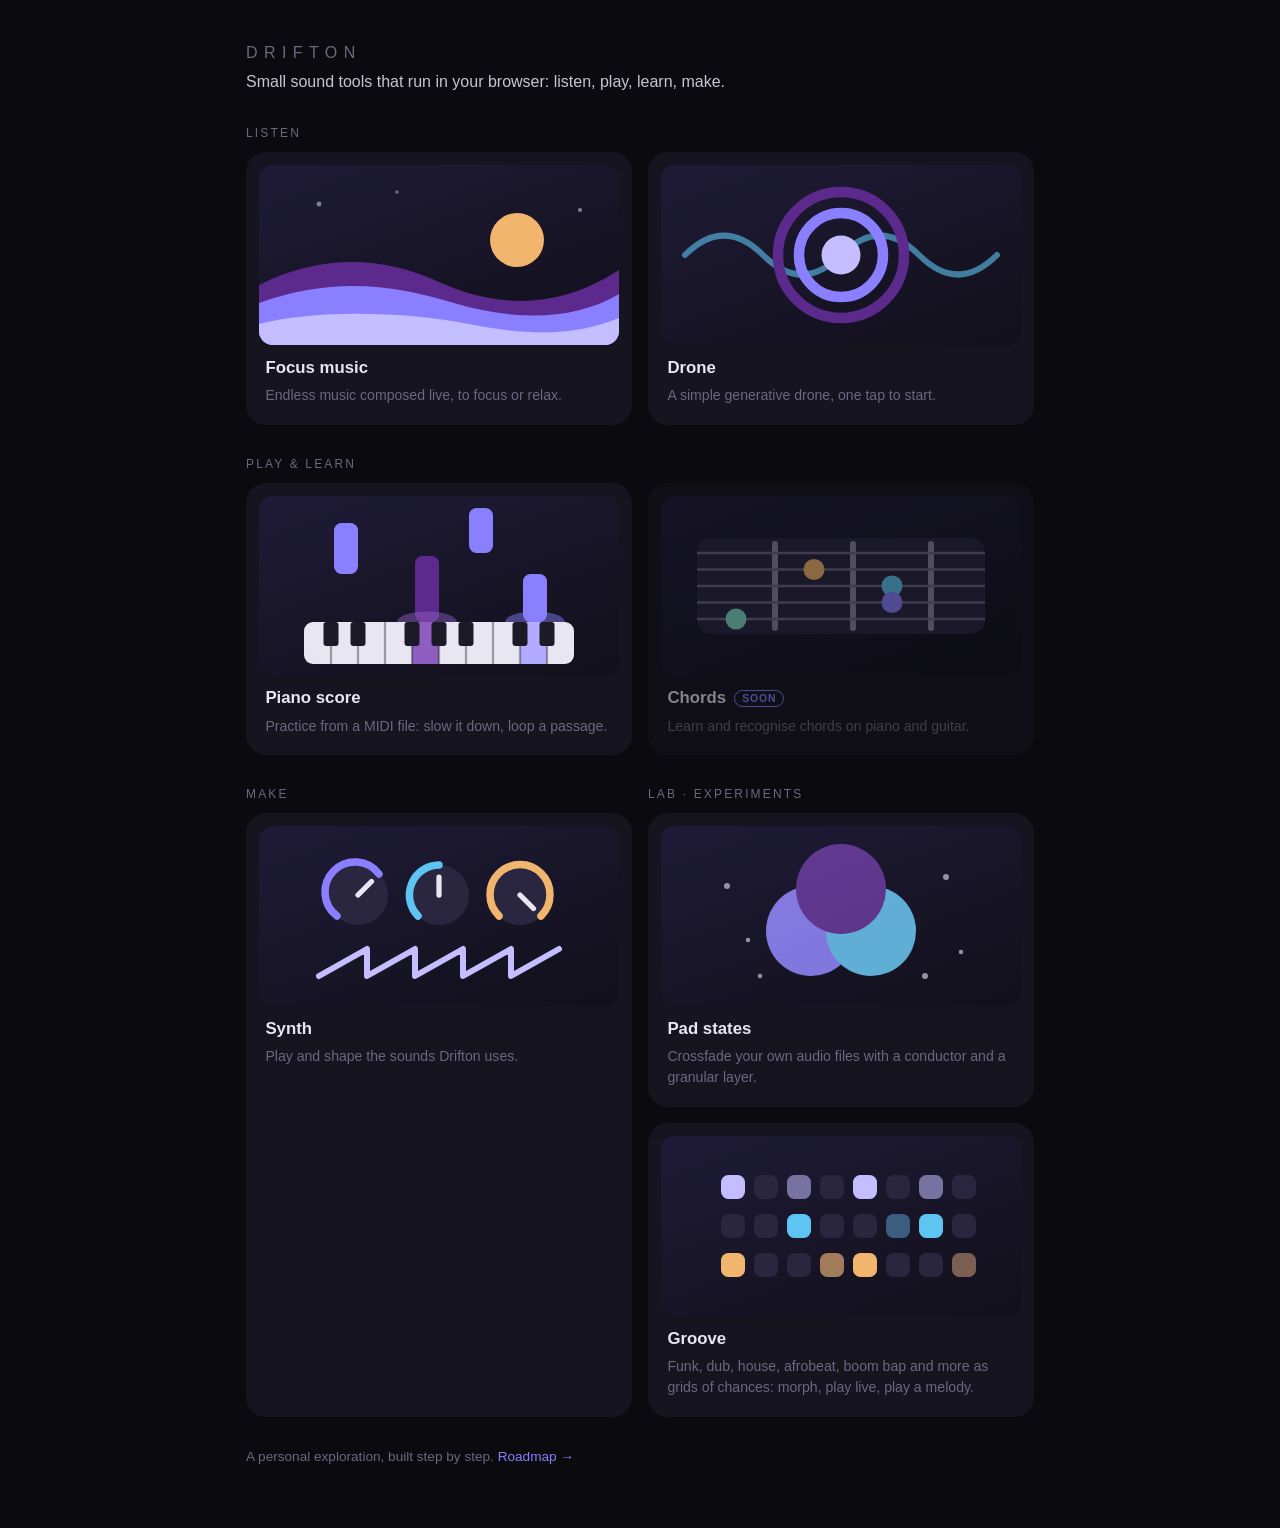
<file: index.html>
<!DOCTYPE html>
<html lang="en">
<head>
<meta charset="UTF-8">
<meta name="viewport" content="width=device-width, initial-scale=1.0">
<meta name="theme-color" content="#0a0a0f">
<title>Drifton</title>
<link rel="stylesheet" href="common.css">
</head>
<body>
<main class="lab home">
  <header>
    <h1>Drifton</h1>
    <p class="intro">Small sound tools that run in your browser: listen, play, learn, make.</p>
  </header>

  <!-- Each illustration is a small inline SVG: flat shapes, rounded ends, the site's palette. -->

  <div class="tool-group">
    <h2 class="group-title">Listen</h2>
    <nav class="tools">
      <a class="card" href="generator/index.html">
        <div class="art">
          <svg viewBox="0 0 240 120" aria-hidden="true">
            <circle cx="40" cy="26" r="1.6" fill="#e8e6f0" opacity=".5"/>
            <circle cx="92" cy="18" r="1.2" fill="#e8e6f0" opacity=".4"/>
            <circle cx="214" cy="30" r="1.4" fill="#e8e6f0" opacity=".5"/>
            <circle cx="172" cy="50" r="18" fill="#f2b56d"/>
            <path d="M0 80 C40 60 80 60 120 78 S200 96 240 70 V120 H0Z" fill="#5c2a8c"/>
            <path d="M0 92 C50 74 90 80 130 92 S210 104 240 86 V120 H0Z" fill="#8a7fff"/>
            <path d="M0 106 C40 96 100 98 140 106 S210 114 240 102 V120 H0Z" fill="#c4bdff"/>
          </svg>
        </div>
        <h2>Focus music</h2>
        <p>Endless music composed live, to focus or relax.</p>
      </a>

      <a class="card" href="player/index.html">
        <div class="art">
          <svg viewBox="0 0 240 120" aria-hidden="true">
            <path d="M16 60 Q42 34 68 60 T120 60 T172 60 T224 60" fill="none" stroke="#5ec4f2" stroke-width="4" stroke-linecap="round" opacity=".6"/>
            <circle cx="120" cy="60" r="42" fill="none" stroke="#5c2a8c" stroke-width="7"/>
            <circle cx="120" cy="60" r="28" fill="none" stroke="#8a7fff" stroke-width="7"/>
            <circle cx="120" cy="60" r="13" fill="#c4bdff"/>
          </svg>
        </div>
        <h2>Drone</h2>
        <p>A simple generative drone, one tap to start.</p>
      </a>
    </nav>
  </div>

  <div class="tool-group">
    <h2 class="group-title">Play &amp; learn</h2>
    <nav class="tools">
      <a class="card" href="score/index.html">
        <div class="art">
          <svg viewBox="0 0 240 120" aria-hidden="true">
            <!-- falling notes -->
            <rect x="50" y="18" width="16" height="34" rx="5" fill="#8a7fff"/>
            <rect x="104" y="40" width="16" height="44" rx="5" fill="#5c2a8c"/>
            <rect x="140" y="8" width="16" height="30" rx="5" fill="#8a7fff"/>
            <rect x="176" y="52" width="16" height="32" rx="5" fill="#8a7fff"/>
            <ellipse cx="112" cy="84" rx="20" ry="7" fill="#8e5fc0" opacity=".45"/>
            <ellipse cx="184" cy="84" rx="20" ry="7" fill="#8a7fff" opacity=".45"/>
            <!-- keyboard -->
            <rect x="30" y="84" width="180" height="28" rx="6" fill="#e8e6f0"/>
            <rect x="102" y="84" width="18" height="28" fill="#8e5fc0"/>
            <rect x="174" y="84" width="18" height="28" fill="#b3abff"/>
            <g stroke="#0a0a0f" stroke-width="1.5" opacity=".35">
              <path d="M48 84v28M66 84v28M84 84v28M102 84v28M120 84v28M138 84v28M156 84v28M174 84v28M192 84v28"/>
            </g>
            <g fill="#1b1a26">
              <rect x="43" y="84" width="10" height="16" rx="2"/><rect x="61" y="84" width="10" height="16" rx="2"/>
              <rect x="97" y="84" width="10" height="16" rx="2"/><rect x="115" y="84" width="10" height="16" rx="2"/>
              <rect x="133" y="84" width="10" height="16" rx="2"/><rect x="169" y="84" width="10" height="16" rx="2"/>
              <rect x="187" y="84" width="10" height="16" rx="2"/>
            </g>
          </svg>
        </div>
        <h2>Piano score</h2>
        <p>Practice from a MIDI file: slow it down, loop a passage.</p>
      </a>

      <div class="card soon">
        <div class="art">
          <svg viewBox="0 0 240 120" aria-hidden="true">
            <rect x="24" y="28" width="192" height="64" rx="10" fill="#2a2640"/>
            <g stroke="#8a879c" stroke-width="4" stroke-linecap="round">
              <path d="M76 32v56M128 32v56M180 32v56"/>
            </g>
            <g stroke="#6b6880" stroke-width="1.6">
              <path d="M24 38h192M24 49h192M24 60h192M24 71h192M24 82h192"/>
            </g>
            <circle cx="102" cy="49" r="7" fill="#f2b56d"/>
            <circle cx="154" cy="60" r="7" fill="#5ec4f2"/>
            <circle cx="154" cy="71" r="7" fill="#8a7fff"/>
            <circle cx="50" cy="82" r="7" fill="#7fdcc8"/>
          </svg>
        </div>
        <h2>Chords <span class="tag">Soon</span></h2>
        <p>Learn and recognise chords on piano and guitar.</p>
      </div>
    </nav>
  </div>

  <div class="group-row">
  <div class="tool-group">
    <h2 class="group-title">Make</h2>
    <nav class="tools">
      <a class="card" href="synth/index.html">
        <div class="art">
          <svg viewBox="0 0 240 120" aria-hidden="true">
            <g fill="#2a2640">
              <circle cx="66" cy="46" r="20"/><circle cx="120" cy="46" r="20"/><circle cx="174" cy="46" r="20"/>
            </g>
            <g fill="none" stroke-width="5" stroke-linecap="round">
              <path d="M52 60 A20 20 0 1 1 80 32" stroke="#8a7fff"/>
              <path d="M106 60 A20 20 0 0 1 120 26" stroke="#5ec4f2"/>
              <path d="M160 60 A20 20 0 1 1 188 60" stroke="#f2b56d"/>
            </g>
            <g stroke="#e8e6f0" stroke-width="3.5" stroke-linecap="round">
              <path d="M66 46l9-9M120 46v-12M174 46l9 9"/>
            </g>
            <path d="M40 100 L72 82 V100 L104 82 V100 L136 82 V100 L168 82 V100 L200 82" fill="none" stroke="#c4bdff" stroke-width="4" stroke-linejoin="round" stroke-linecap="round"/>
          </svg>
        </div>
        <h2>Synth</h2>
        <p>Play and shape the sounds Drifton uses.</p>
      </a>
    </nav>
  </div>

  <div class="tool-group">
    <h2 class="group-title">Lab · experiments</h2>
    <nav class="tools">
      <a class="card" href="pads/index.html">
        <div class="art">
          <svg viewBox="0 0 240 120" aria-hidden="true">
            <g style="mix-blend-mode: screen" opacity=".85">
              <circle cx="100" cy="70" r="30" fill="#8a7fff"/>
              <circle cx="140" cy="70" r="30" fill="#5ec4f2"/>
              <circle cx="120" cy="42" r="30" fill="#5c2a8c"/>
            </g>
            <g fill="#e8e6f0" opacity=".6">
              <circle cx="44" cy="40" r="2"/><circle cx="58" cy="76" r="1.5"/><circle cx="190" cy="34" r="2"/>
              <circle cx="200" cy="84" r="1.5"/><circle cx="176" cy="100" r="2"/><circle cx="66" cy="100" r="1.5"/>
            </g>
          </svg>
        </div>
        <h2>Pad states</h2>
        <p>Crossfade your own audio files with a conductor and a granular layer.</p>
      </a>
      <a class="card" href="groove/index.html">
        <div class="art">
          <svg viewBox="0 0 240 120" aria-hidden="true">
            <g fill="#2a2640">
              <rect x="40" y="26" width="16" height="16" rx="5"/><rect x="62" y="26" width="16" height="16" rx="5"/><rect x="84" y="26" width="16" height="16" rx="5"/><rect x="106" y="26" width="16" height="16" rx="5"/>
              <rect x="128" y="26" width="16" height="16" rx="5"/><rect x="150" y="26" width="16" height="16" rx="5"/><rect x="172" y="26" width="16" height="16" rx="5"/><rect x="194" y="26" width="16" height="16" rx="5"/>
              <rect x="40" y="52" width="16" height="16" rx="5"/><rect x="62" y="52" width="16" height="16" rx="5"/><rect x="84" y="52" width="16" height="16" rx="5"/><rect x="106" y="52" width="16" height="16" rx="5"/>
              <rect x="128" y="52" width="16" height="16" rx="5"/><rect x="150" y="52" width="16" height="16" rx="5"/><rect x="172" y="52" width="16" height="16" rx="5"/><rect x="194" y="52" width="16" height="16" rx="5"/>
              <rect x="40" y="78" width="16" height="16" rx="5"/><rect x="62" y="78" width="16" height="16" rx="5"/><rect x="84" y="78" width="16" height="16" rx="5"/><rect x="106" y="78" width="16" height="16" rx="5"/>
              <rect x="128" y="78" width="16" height="16" rx="5"/><rect x="150" y="78" width="16" height="16" rx="5"/><rect x="172" y="78" width="16" height="16" rx="5"/><rect x="194" y="78" width="16" height="16" rx="5"/>
            </g>
            <g fill="#c4bdff"><rect x="40" y="26" width="16" height="16" rx="5"/><rect x="84" y="26" width="16" height="16" rx="5" opacity=".5"/><rect x="128" y="26" width="16" height="16" rx="5"/><rect x="172" y="26" width="16" height="16" rx="5" opacity=".5"/></g>
            <g fill="#5ec4f2"><rect x="84" y="52" width="16" height="16" rx="5"/><rect x="150" y="52" width="16" height="16" rx="5" opacity=".35"/><rect x="172" y="52" width="16" height="16" rx="5"/></g>
            <g fill="#f2b56d"><rect x="40" y="78" width="16" height="16" rx="5"/><rect x="106" y="78" width="16" height="16" rx="5" opacity=".6"/><rect x="128" y="78" width="16" height="16" rx="5"/><rect x="194" y="78" width="16" height="16" rx="5" opacity=".4"/></g>
          </svg>
        </div>
        <h2>Groove</h2>
        <p>Funk, dub, house, afrobeat, boom bap and more as grids of chances: morph, play live, play a melody.</p>
      </a>
    </nav>
  </div>
  </div>

  <p class="foot">
    A personal exploration, built step by step.
    <a href="https://github.com/RooXam/drifton/blob/main/ROADMAP.md">Roadmap →</a>
  </p>
</main>
</body>
</html>
</file>
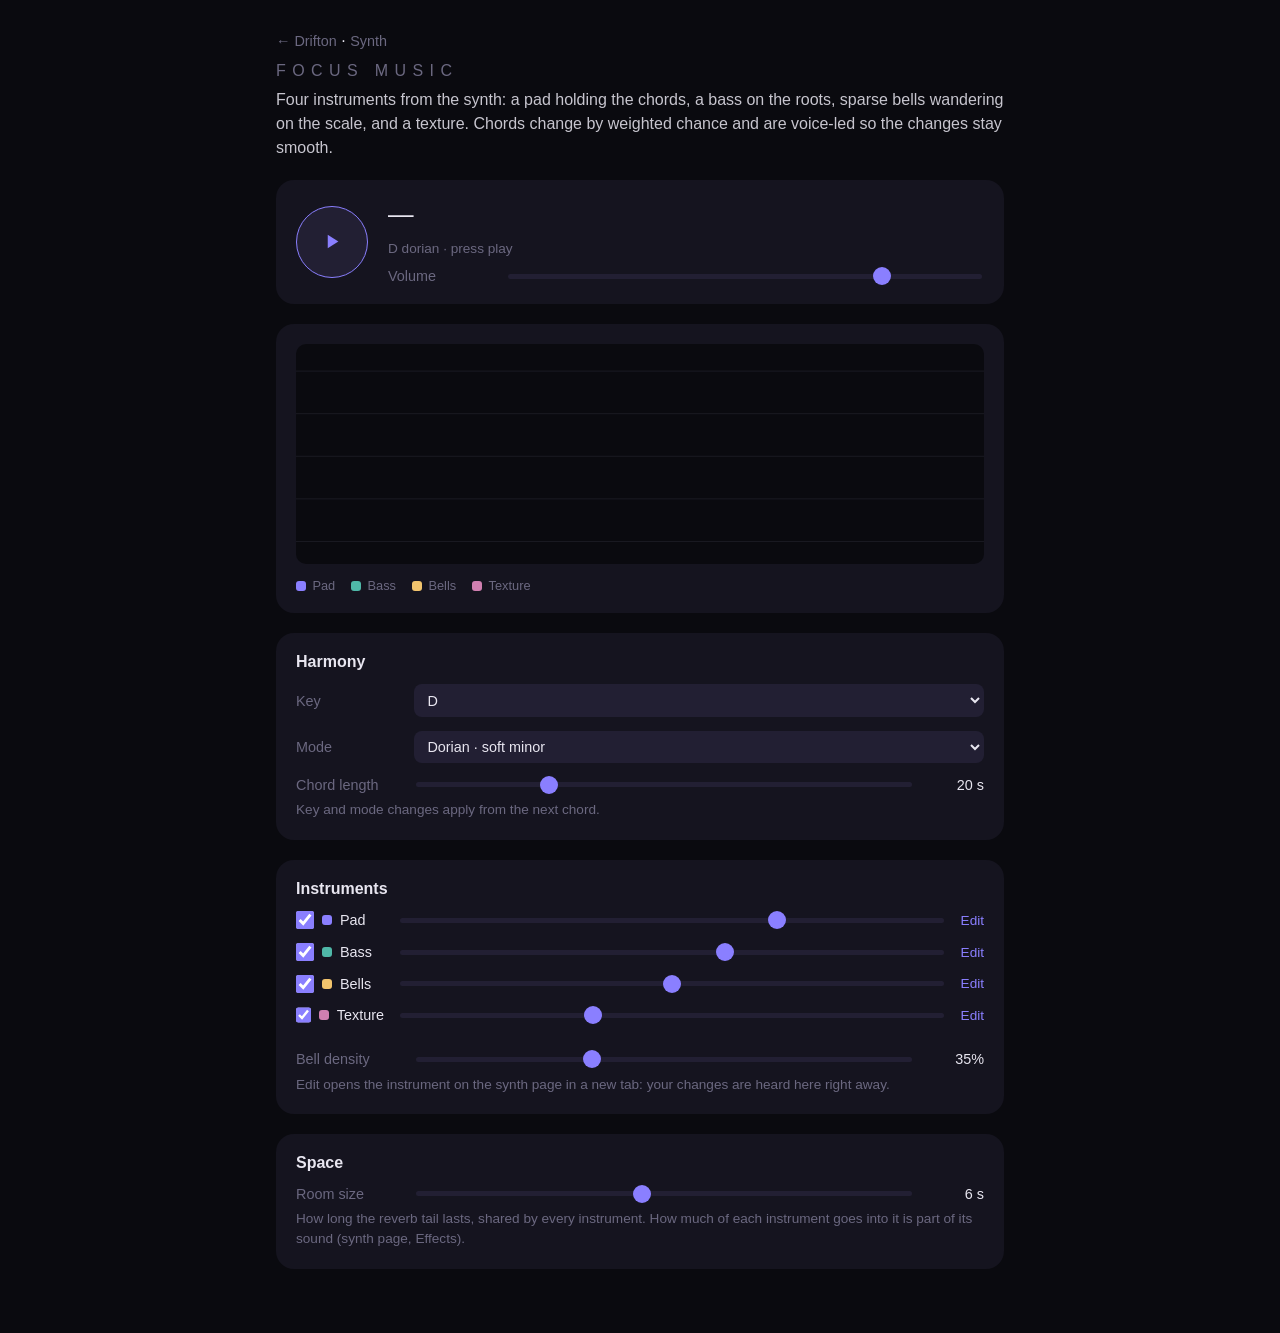
<file: generator/index.html>
<!DOCTYPE html>
<html lang="en">
<head>
<meta charset="UTF-8">
<meta name="viewport" content="width=device-width, initial-scale=1.0">
<meta name="theme-color" content="#0a0a0f">
<title>Drifton Focus music</title>
<link rel="stylesheet" href="../common.css">
<link rel="stylesheet" href="gen.css">
</head>
<body>
<main class="lab">
  <header>
    <a href="../index.html" class="back">← Drifton</a> · <a href="../synth/index.html" class="back">Synth</a>
    <h1>Focus music</h1>
    <p class="intro">
      Four instruments from the synth: a pad holding the
      chords, a bass on the roots, sparse bells wandering on the scale, and a texture.
      Chords change by weighted chance and are voice-led so the changes stay smooth.
    </p>
  </header>

  <section class="transport">
    <button class="play" id="play" aria-label="Play / Stop">
      <svg viewBox="0 0 24 24"><path id="play-icon" d="M8 5v14l11-7z"/></svg>
    </button>
    <div class="transport-side">
      <div class="chord" id="chord">—</div>
      <div class="status" id="status">Press play.</div>
      <label class="row"><span>Volume</span><input type="range" id="volume" min="0" max="100" value="80"></label>
    </div>
  </section>

  <section>
    <canvas id="roll"></canvas>
    <div class="legend" id="legend"></div>
  </section>

  <section>
    <h2>Harmony</h2>
    <label class="row"><span>Key</span><select id="key"></select></label>
    <label class="row"><span>Mode</span>
      <select id="mode">
        <option value="lydian">Lydian · floating</option>
        <option value="ionian">Ionian · major</option>
        <option value="mixolydian">Mixolydian · warm</option>
        <option value="dorian" selected>Dorian · soft minor</option>
        <option value="aeolian">Aeolian · melancholic</option>
        <option value="phrygian">Phrygian · dark</option>
      </select>
    </label>
    <label class="row"><span>Chord length</span><input type="range" id="chord-len" min="6" max="60" value="20"><output id="chord-len-out"></output></label>
    <p class="help">Key and mode changes apply from the next chord.</p>
  </section>

  <section>
    <h2>Instruments</h2>
    <div id="roles"></div>
    <label class="row"><span>Bell density</span><input type="range" id="density" min="0" max="100" value="35"><output id="density-out"></output></label>
    <p class="help">Edit opens the instrument on the synth page in a new tab: your changes are heard here right away.</p>
  </section>

  <section>
    <h2>Space</h2>
    <label class="row"><span>Room size</span><input type="range" id="room" min="1" max="12" step="0.5" value="6"><output id="room-out"></output></label>
    <p class="help">How long the reverb tail lasts, shared by every instrument. How much of each instrument goes into it is part of its sound (synth page, Effects).</p>
  </section>
</main>
<script src="../synth/util.js"></script>
<script src="../synth/params.js"></script>
<script src="../synth/envelope.js"></script>
<script src="../synth/lfo.js"></script>
<script src="../synth/osc.js"></script>
<script src="../synth/voice.js"></script>
<script src="../synth/reverb.js"></script>
<script src="../synth/synth.js"></script>
<script src="../synth/patches.js"></script>
<script src="../synth/storage.js"></script>
<script src="../synth/scope.js"></script>
<script src="harmony.js"></script>
<script src="generator.js"></script>
<script src="main.js"></script>
</body>
</html>
</file>
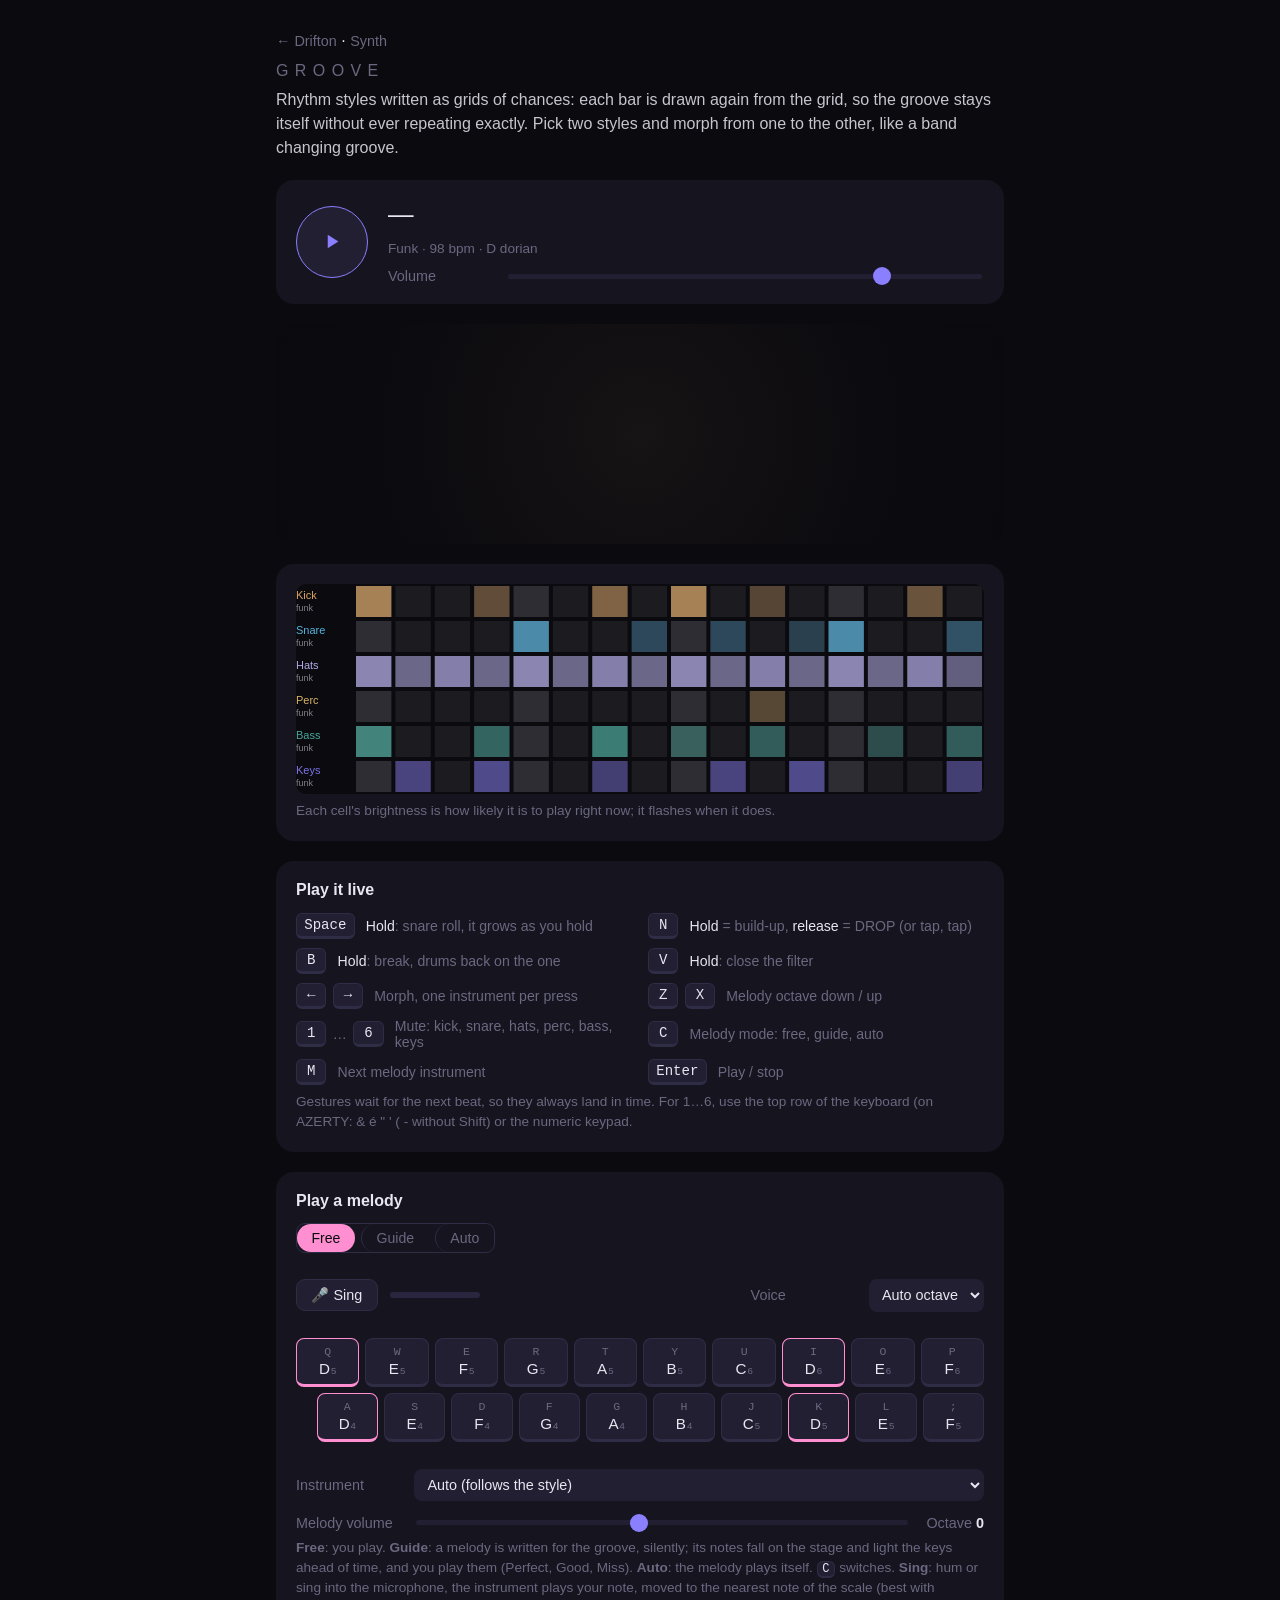
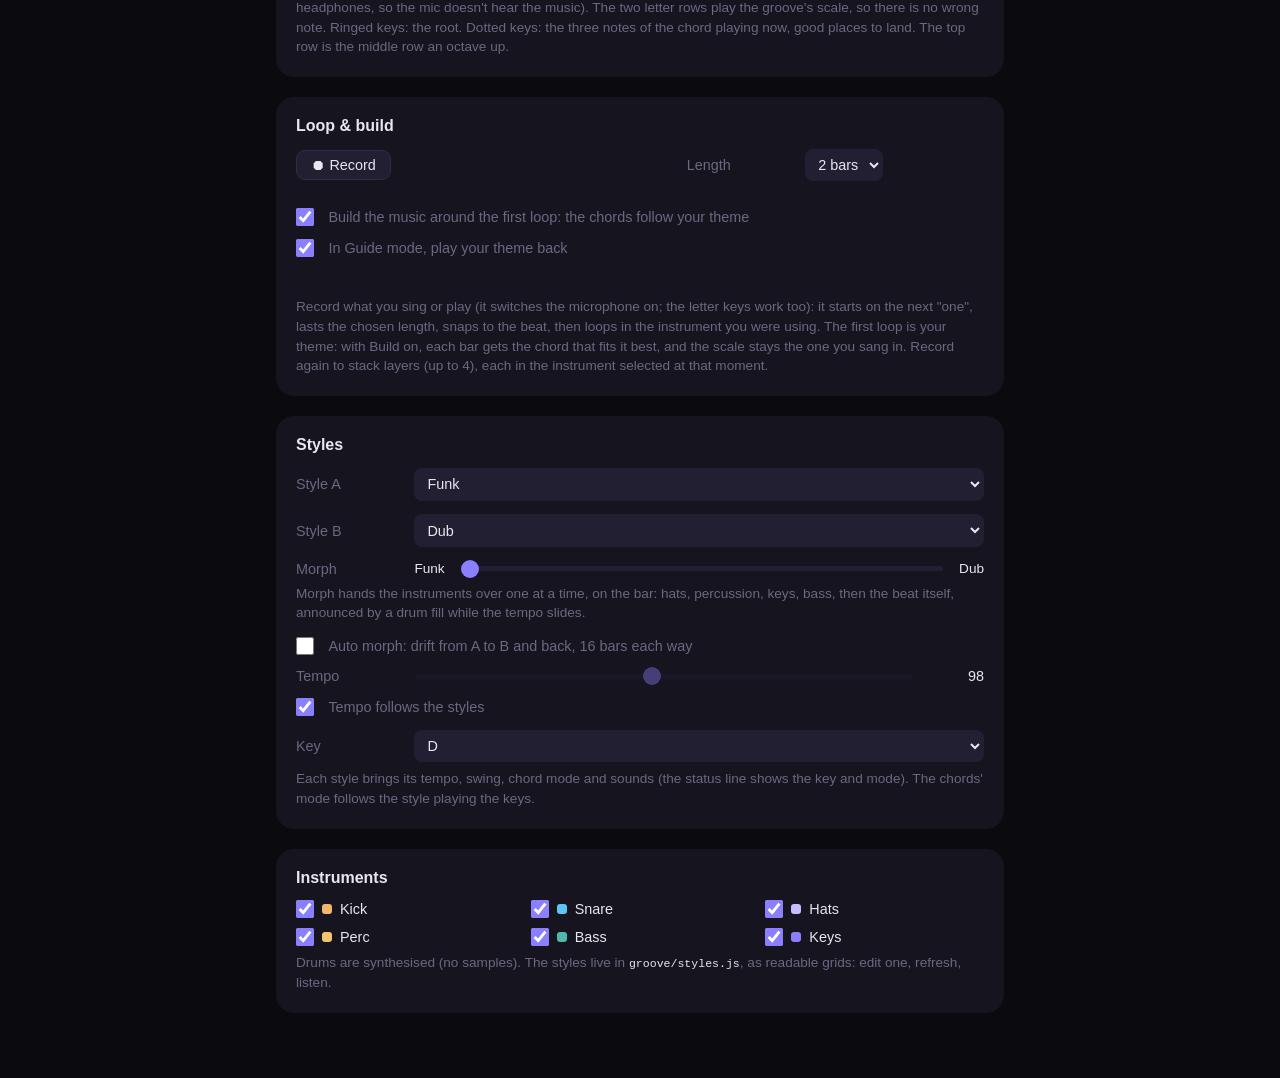
<file: groove/index.html>
<!DOCTYPE html>
<html lang="en">
<head>
<meta charset="UTF-8">
<meta name="viewport" content="width=device-width, initial-scale=1.0">
<meta name="theme-color" content="#0a0a0f">
<title>Drifton Groove</title>
<link rel="stylesheet" href="../common.css">
<link rel="stylesheet" href="groove.css">
</head>
<body>
<main class="lab">
  <header>
    <a href="../index.html" class="back">← Drifton</a> · <a href="../synth/index.html" class="back">Synth</a>
    <h1>Groove</h1>
    <p class="intro">
      Rhythm styles written as grids of chances: each bar is drawn again from the grid,
      so the groove stays itself without ever repeating exactly. Pick two styles and
      morph from one to the other, like a band changing groove.
    </p>
  </header>

  <section class="transport">
    <button class="play" id="play" aria-label="Play / Stop">
      <svg viewBox="0 0 24 24"><path id="play-icon" d="M8 5v14l11-7z"/></svg>
    </button>
    <div class="transport-side">
      <div class="chord" id="chord">—</div>
      <div class="status" id="status">Press play.</div>
      <label class="row"><span>Volume</span><input type="range" id="volume" min="0" max="100" value="80"></label>
    </div>
  </section>

  <section class="stage-wrap">
    <canvas id="stage"></canvas>
  </section>

  <section>
    <canvas id="grid"></canvas>
    <p class="help">Each cell's brightness is how likely it is to play right now; it flashes when it does.</p>
  </section>

  <section>
    <h2>Play it live</h2>
    <div class="keys" id="keys">
      <div class="key" data-key="Space"><kbd>Space</kbd><span><b>Hold</b>: snare roll, it grows as you hold</span></div>
      <div class="key" data-key="KeyN"><kbd>N</kbd><span><b>Hold</b> = build-up, <b>release</b> = DROP (or tap, tap)</span></div>
      <div class="key" data-key="KeyB"><kbd>B</kbd><span><b>Hold</b>: break, drums back on the one</span></div>
      <div class="key" data-key="KeyV"><kbd>V</kbd><span><b>Hold</b>: close the filter</span></div>
      <div class="key" data-key="Arrows"><kbd>←</kbd><kbd>→</kbd><span>Morph, one instrument per press</span></div>
      <div class="key" data-key="Octave"><kbd id="oct-down">Z</kbd><kbd>X</kbd><span>Melody octave down / up</span></div>
      <div class="key" data-key="Digits"><kbd>1</kbd>…<kbd>6</kbd><span>Mute: kick, snare, hats, perc, bass, keys</span></div>
      <div class="key" data-key="KeyC"><kbd>C</kbd><span>Melody mode: free, guide, auto</span></div>
      <div class="key" data-key="KeyM"><kbd id="inst-key">M</kbd><span>Next melody instrument</span></div>
      <div class="key" data-key="Enter"><kbd>Enter</kbd><span>Play / stop</span></div>
    </div>
    <p class="help">Gestures wait for the next beat, so they always land in time. For 1…6, use the top row of the keyboard (on AZERTY: &amp; é " ' ( - without Shift) or the numeric keypad.</p>
  </section>

  <section>
    <h2>Play a melody</h2>
    <div class="mode-row">
      <div class="seg" id="mode">
        <button data-mode="free" class="active">Free</button>
        <button data-mode="guide">Guide</button>
        <button data-mode="auto">Auto</button>
      </div>
      <span class="score" id="score"></span>
    </div>
    <div class="sing-row">
      <button id="sing" class="sing">🎤 Sing</button>
      <div class="meter"><div id="sing-level"></div></div>
      <span class="sung" id="sung"></span>
      <label class="row"><span>Voice</span><select id="voice-octave">
        <option value="auto">Auto octave</option>
        <option value="0">As sung</option>
        <option value="1">+1 octave</option>
        <option value="2">+2 octaves</option>
        <option value="-1">−1 octave</option>
      </select></label>
    </div>
    <div id="piano" class="piano"></div>
    <div class="melody-row">
      <label class="row"><span>Instrument</span><select id="instrument"></select></label>
    </div>
    <div class="melody-row">
      <label class="row"><span>Melody volume</span><input type="range" id="lead-volume" min="0" max="100" value="45"></label>
      <span class="octave">Octave <b id="octave-out">0</b></span>
    </div>
    <p class="help"><b>Free</b>: you play. <b>Guide</b>: a melody is written for the groove, silently; its notes fall on the stage and light the keys ahead of time, and you play them (Perfect, Good, Miss). <b>Auto</b>: the melody plays itself. <kbd>C</kbd> switches. <b>Sing</b>: hum or sing into the microphone, the instrument plays your note, moved to the nearest note of the scale (best with headphones, so the mic doesn't hear the music). The two letter rows play the groove's scale, so there is no wrong note. Ringed keys: the root. Dotted keys: the three notes of the chord playing now, good places to land. The top row is the middle row an octave up.</p>
  </section>

  <section>
    <h2>Loop &amp; build</h2>
    <div class="sing-row">
      <button id="rec" class="sing rec">⏺ Record</button>
      <label class="row"><span>Length</span><select id="loop-bars">
        <option value="1">1 bar</option>
        <option value="2" selected>2 bars</option>
        <option value="4">4 bars</option>
      </select></label>
      <span class="sung" id="rec-status"></span>
    </div>
    <label class="row check"><input type="checkbox" id="build" checked><span>Build the music around the first loop: the chords follow your theme</span></label>
    <label class="row check"><input type="checkbox" id="guide-theme" checked><span>In Guide mode, play your theme back</span></label>
    <div id="layers" class="layers"></div>
    <button id="clear-loops" class="small" hidden>Clear all loops</button>
    <p class="help">Record what you sing or play (it switches the microphone on; the letter keys work too): it starts on the next "one", lasts the chosen length, snaps to the beat, then loops in the instrument you were using. The first loop is your theme: with Build on, each bar gets the chord that fits it best, and the scale stays the one you sang in. Record again to stack layers (up to 4), each in the instrument selected at that moment.</p>
  </section>

  <section>
    <h2>Styles</h2>
    <label class="row"><span>Style A</span><select id="style-a"></select></label>
    <label class="row"><span>Style B</span><select id="style-b"></select></label>
    <label class="row morph"><span>Morph</span><b id="name-a">A</b><input type="range" id="mix" min="0" max="100" value="0"><b id="name-b">B</b></label>
    <p class="help">Morph hands the instruments over one at a time, on the bar: hats, percussion, keys, bass, then the beat itself, announced by a drum fill while the tempo slides.</p>
    <label class="row check"><input type="checkbox" id="auto"><span>Auto morph: drift from A to B and back, 16 bars each way</span></label>
    <label class="row"><span>Tempo</span><input type="range" id="bpm" min="60" max="140" value="98"><output id="bpm-out"></output></label>
    <label class="row check"><input type="checkbox" id="follow" checked><span>Tempo follows the styles</span></label>
    <label class="row"><span>Key</span><select id="key"></select></label>
    <p class="help">Each style brings its tempo, swing, chord mode and sounds (the status line shows the key and mode). The chords' mode follows the style playing the keys.</p>
  </section>

  <section>
    <h2>Instruments</h2>
    <div id="lanes" class="lanes"></div>
    <p class="help">Drums are synthesised (no samples). The styles live in <code>groove/styles.js</code>, as readable grids: edit one, refresh, listen.</p>
  </section>
</main>
<script src="../synth/util.js"></script>
<script src="../synth/params.js"></script>
<script src="../synth/envelope.js"></script>
<script src="../synth/lfo.js"></script>
<script src="../synth/osc.js"></script>
<script src="../synth/voice.js"></script>
<script src="../synth/reverb.js"></script>
<script src="../synth/synth.js"></script>
<script src="../synth/fm.js"></script>
<script src="../synth/pluck.js"></script>
<script src="../synth/piano.js"></script>
<script src="../synth/instrument.js"></script>
<script src="../synth/echo.js"></script>
<script src="../synth/djfilter.js"></script>
<script src="../synth/drums.js"></script>
<script src="../synth/patches.js"></script>
<script src="../synth/scope.js"></script>
<script src="../generator/harmony.js"></script>
<script src="styles.js"></script>
<script src="groove.js"></script>
<script src="melody.js"></script>
<script src="composer.js"></script>
<script src="sing.js"></script>
<script src="looper.js"></script>
<script src="stage.js"></script>
<script src="main.js"></script>
</body>
</html>
</file>
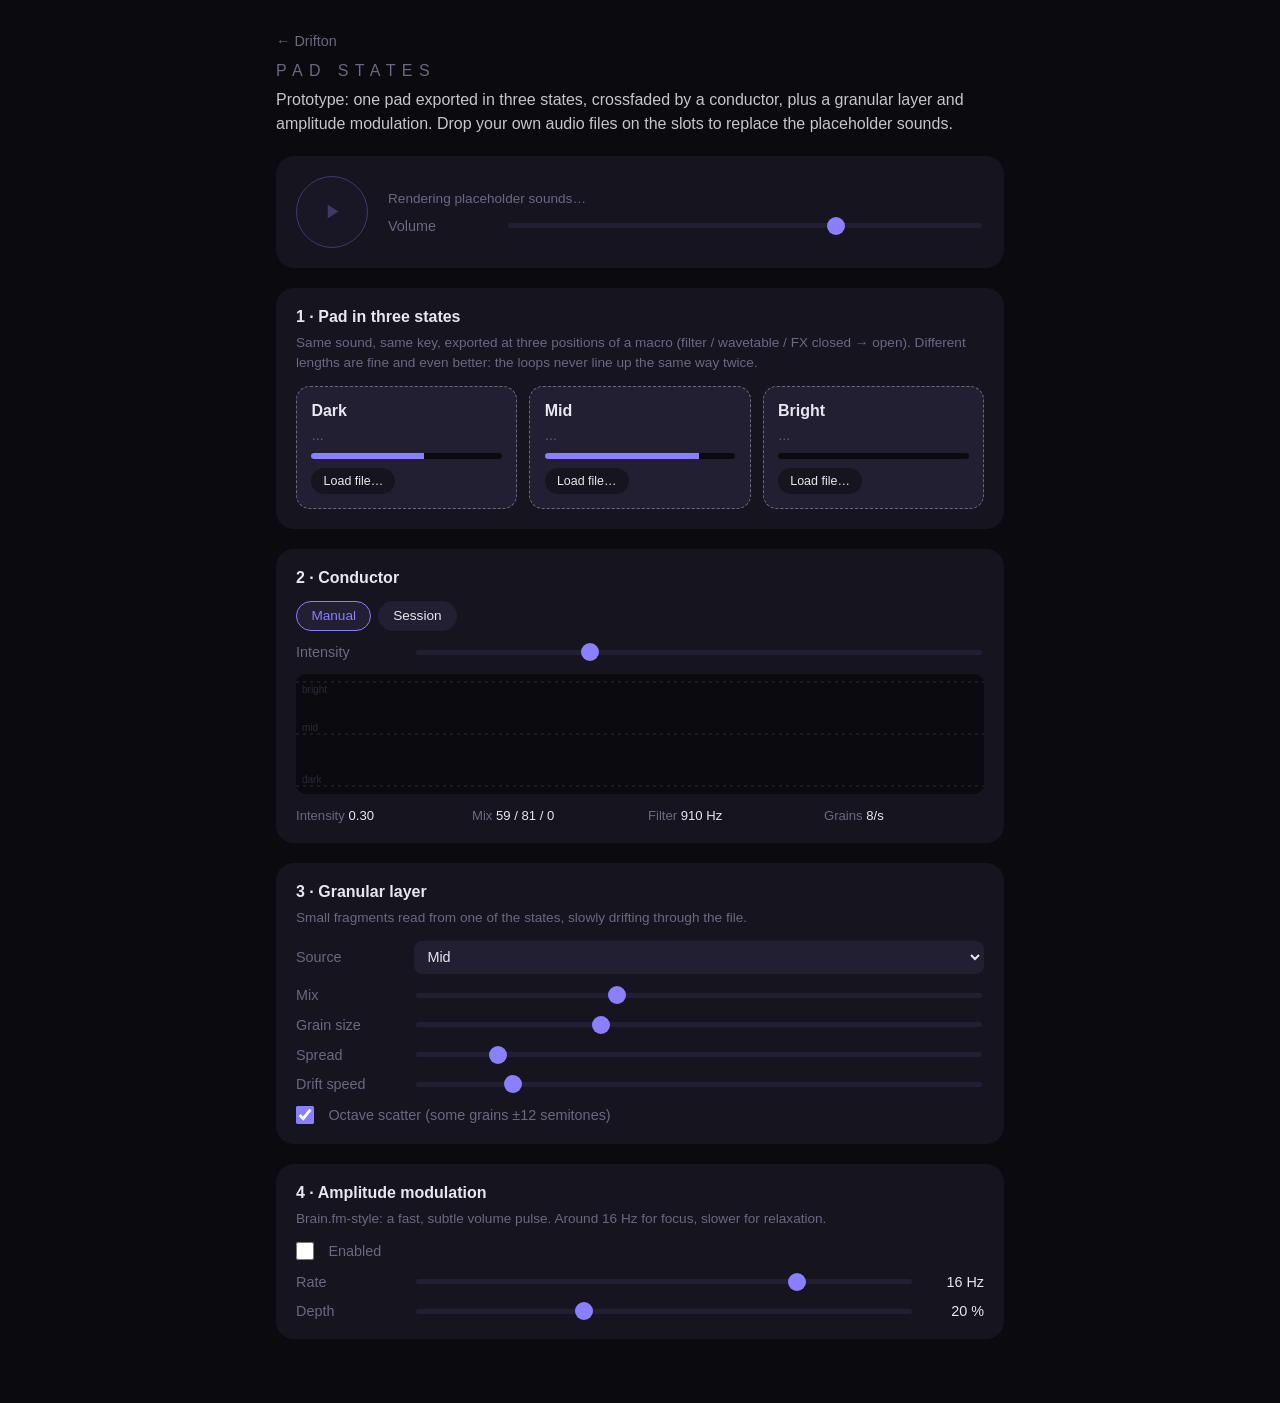
<file: pads/index.html>
<!DOCTYPE html>
<html lang="en">
<head>
<meta charset="UTF-8">
<meta name="viewport" content="width=device-width, initial-scale=1.0">
<meta name="theme-color" content="#0a0a0f">
<title>Drifton Pad States</title>
<link rel="stylesheet" href="../common.css">
</head>
<body>
<main class="lab">
  <header>
    <a href="../index.html" class="back">← Drifton</a>
    <h1>Pad states</h1>
    <p class="intro">
      Prototype: one pad exported in three states, crossfaded by a conductor,
      plus a granular layer and amplitude modulation. Drop your own audio files
      on the slots to replace the placeholder sounds.
    </p>
  </header>

  <section class="transport">
    <button class="play" id="play" aria-label="Play / Pause" disabled>
      <svg id="play-icon" viewBox="0 0 24 24"><path d="M8 5v14l11-7z"/></svg>
    </button>
    <div class="transport-side">
      <div class="status" id="status">Rendering placeholder sounds…</div>
      <label class="row"><span>Volume</span><input type="range" id="volume" min="0" max="100" value="70"></label>
    </div>
  </section>

  <section>
    <h2>1 · Pad in three states</h2>
    <p class="help">
      Same sound, same key, exported at three positions of a macro
      (filter / wavetable / FX closed → open). Different lengths are fine and
      even better: the loops never line up the same way twice.
    </p>
    <div class="slots" id="slots"></div>
  </section>

  <section>
    <h2>2 · Conductor</h2>
    <div class="seg" id="mode">
      <button data-mode="manual" class="active">Manual</button>
      <button data-mode="session">Session</button>
    </div>
    <label class="row" id="manual-row">
      <span>Intensity</span>
      <input type="range" id="intensity" min="0" max="100" value="30">
    </label>
    <label class="row hidden" id="session-row">
      <span>Length</span>
      <select id="session-len">
        <option value="3">Demo · 3 min</option>
        <option value="35">Focus · 35 min (5 / 25 / 5)</option>
      </select>
    </label>
    <canvas id="curve"></canvas>
    <div class="readout" id="readout"></div>
  </section>

  <section>
    <h2>3 · Granular layer</h2>
    <p class="help">Small fragments read from one of the states, slowly drifting through the file.</p>
    <label class="row"><span>Source</span>
      <select id="g-source">
        <option value="0">Dark</option>
        <option value="1" selected>Mid</option>
        <option value="2">Bright</option>
      </select>
    </label>
    <label class="row"><span>Mix</span><input type="range" id="g-mix" min="0" max="100" value="35"></label>
    <label class="row"><span>Grain size</span><input type="range" id="g-size" min="40" max="600" value="220"></label>
    <label class="row"><span>Spread</span><input type="range" id="g-spread" min="0" max="30" value="4"></label>
    <label class="row"><span>Drift speed</span><input type="range" id="g-speed" min="0" max="50" value="8"></label>
    <label class="row check"><input type="checkbox" id="g-oct" checked><span>Octave scatter (some grains ±12 semitones)</span></label>
  </section>

  <section>
    <h2>4 · Amplitude modulation</h2>
    <p class="help">Brain.fm-style: a fast, subtle volume pulse. Around 16 Hz for focus, slower for relaxation.</p>
    <label class="row check"><input type="checkbox" id="am-on"><span>Enabled</span></label>
    <label class="row"><span>Rate</span><input type="range" id="am-rate" min="2" max="20" value="16"><output id="am-rate-out"></output></label>
    <label class="row"><span>Depth</span><input type="range" id="am-depth" min="0" max="60" value="20"><output id="am-depth-out"></output></label>
  </section>
</main>
<script src="pads.js"></script>
</body>
</html>
</file>
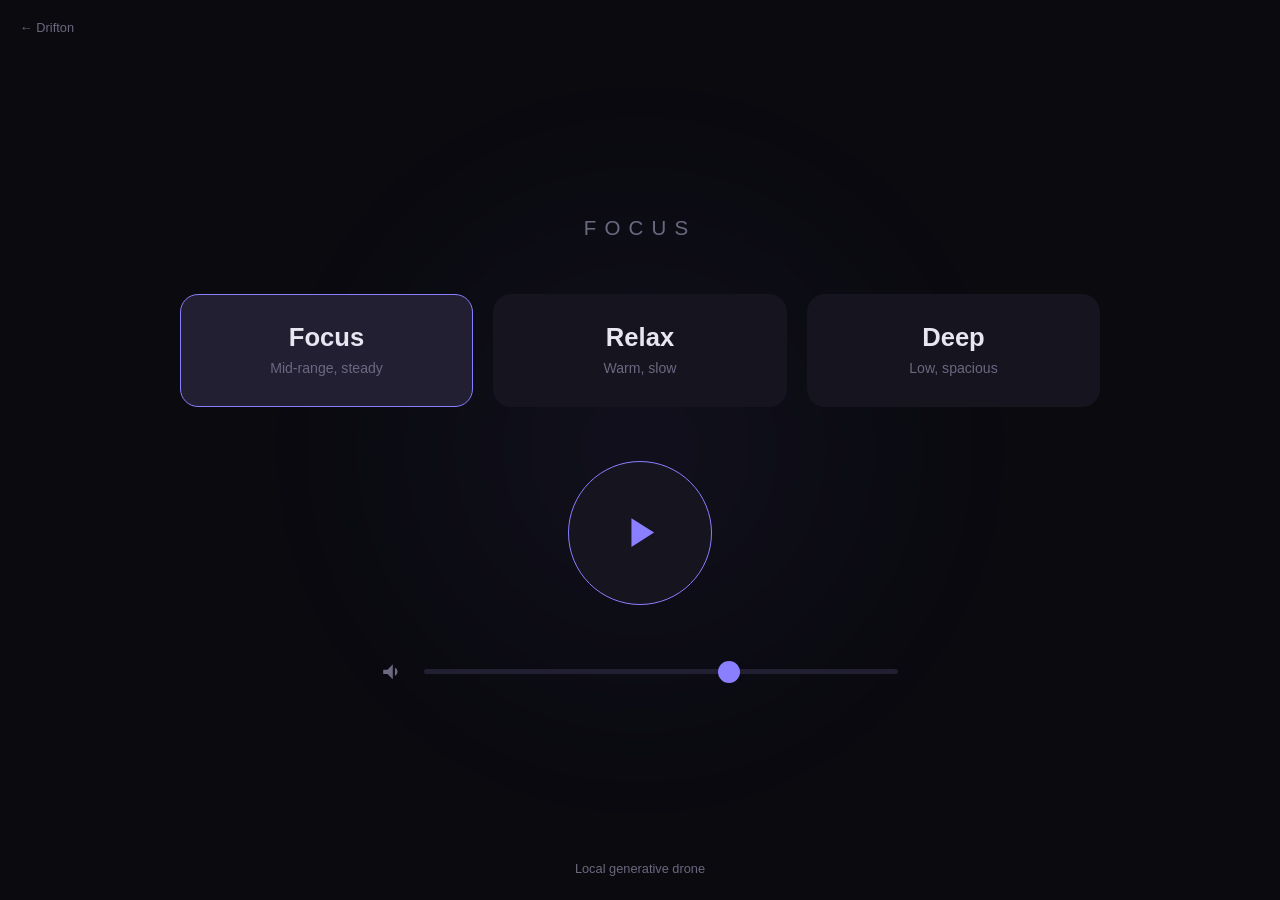
<file: player/index.html>
<!DOCTYPE html>
<html lang="en">
<head>
<meta charset="UTF-8">
<meta name="viewport" content="width=device-width, initial-scale=1.0">
<meta name="theme-color" content="#0a0a0f">
<title>Drifton</title>
<link rel="stylesheet" href="styles.css">
</head>
<body>
  <div class="breath" id="breath"></div>

  <div class="stage">
    <h1>Focus</h1>

    <div class="presets" id="presets"></div>

    <button class="play" id="play" aria-label="Play / Pause">
      <svg id="play-icon" viewBox="0 0 24 24"><path d="M8 5v14l11-7z"/></svg>
    </button>

    <div class="volume">
      <svg viewBox="0 0 24 24"><path d="M3 10v4h4l5 5V5L7 10H3zm13.5 2a4.5 4.5 0 00-2.5-4v8a4.5 4.5 0 002.5-4z"/></svg>
      <input type="range" id="volume" min="0" max="100" value="65" aria-label="Volume">
    </div>
  </div>

  <a class="home" href="../index.html">← Drifton</a>
  <div class="hint">Local generative drone</div>

  <!-- Load order matters: presets (config) → engine (sound) → ui (controls) -->
  <script src="presets.js"></script>
  <script src="engine.js"></script>
  <script src="ui.js"></script>
</body>
</html>
</file>
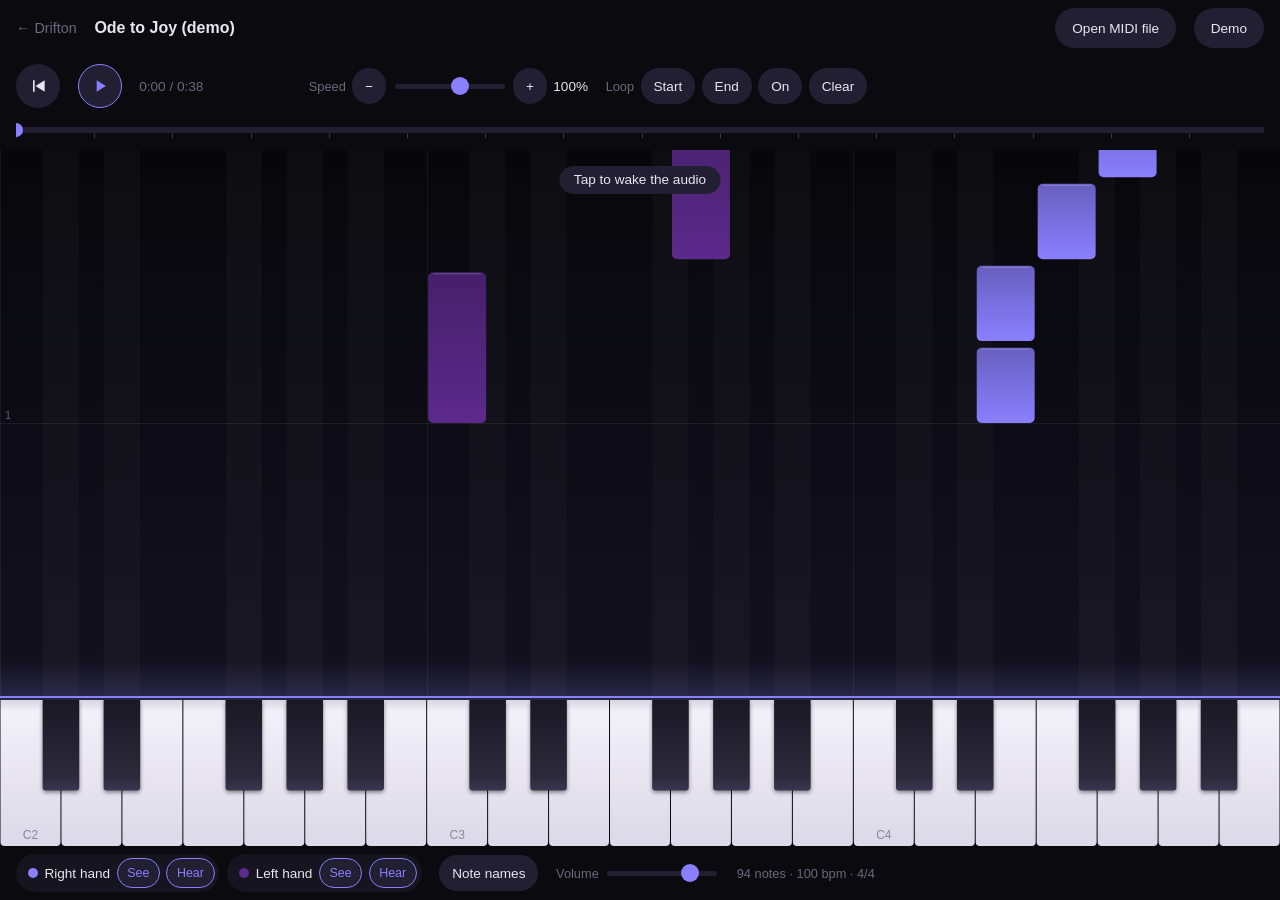
<file: score/index.html>
<!DOCTYPE html>
<html lang="en">
<head>
<meta charset="UTF-8">
<meta name="viewport" content="width=device-width, initial-scale=1.0, viewport-fit=cover">
<meta name="theme-color" content="#0a0a0f">
<meta name="apple-mobile-web-app-capable" content="yes">
<meta name="apple-mobile-web-app-status-bar-style" content="black-translucent">
<title>Drifton Piano Score</title>
<link rel="stylesheet" href="../common.css">
<link rel="stylesheet" href="score.css">
</head>
<body class="score">
<header class="bar">
  <a href="../index.html" class="back">← Drifton</a>
  <span class="song" id="song">—</span>
  <button class="btn" id="open" type="button">Open MIDI file</button>
  <input type="file" id="file" accept=".mid,.midi,audio/midi,audio/x-midi" hidden>
  <button class="btn" id="demo" type="button">Demo</button>
</header>

<div class="bar transport">
  <button class="btn icon" id="restart" type="button" aria-label="Back to start">
    <svg viewBox="0 0 24 24"><path d="M6 5h2v14H6zM20 5v14L9 12z"/></svg>
  </button>
  <button class="btn icon play-btn" id="play" type="button" aria-label="Play / Pause">
    <svg viewBox="0 0 24 24"><path id="play-icon" d="M8 5v14l11-7z"/></svg>
  </button>
  <span class="clock" id="clock">0:00 / 0:00</span>

  <div class="group">
    <span class="lbl">Speed</span>
    <button class="btn small" id="slower" type="button" aria-label="Slower">−</button>
    <input type="range" id="speed" min="20" max="150" step="5" value="100" aria-label="Speed">
    <button class="btn small" id="faster" type="button" aria-label="Faster">+</button>
    <output id="speed-out">100%</output>
  </div>

  <div class="group">
    <span class="lbl">Loop</span>
    <button class="btn small" id="loop-a" type="button">Start</button>
    <button class="btn small" id="loop-b" type="button">End</button>
    <button class="btn small toggle" id="loop-on" type="button">On</button>
    <button class="btn small" id="loop-clear" type="button">Clear</button>
    <span class="loop-info" id="loop-info"></span>
  </div>
</div>

<canvas id="timeline" class="timeline"></canvas>
<div class="roll-box">
  <canvas id="roll"></canvas>
  <div class="asleep" id="asleep">Tap to wake the audio</div>
</div>

<footer class="bar">
  <div class="parts" id="parts"></div>
  <button class="btn small toggle" id="names" type="button">Note names</button>
  <label class="group"><span class="lbl">Volume</span><input type="range" id="volume" min="0" max="100" value="80"></label>
  <span class="status" id="status"></span>
</footer>

<script src="midi.js"></script>
<script src="demo.js"></script>
<script src="piano.js"></script>
<script src="player.js"></script>
<script src="roll.js"></script>
<script src="timeline.js"></script>
<script src="main.js"></script>
</body>
</html>
</file>
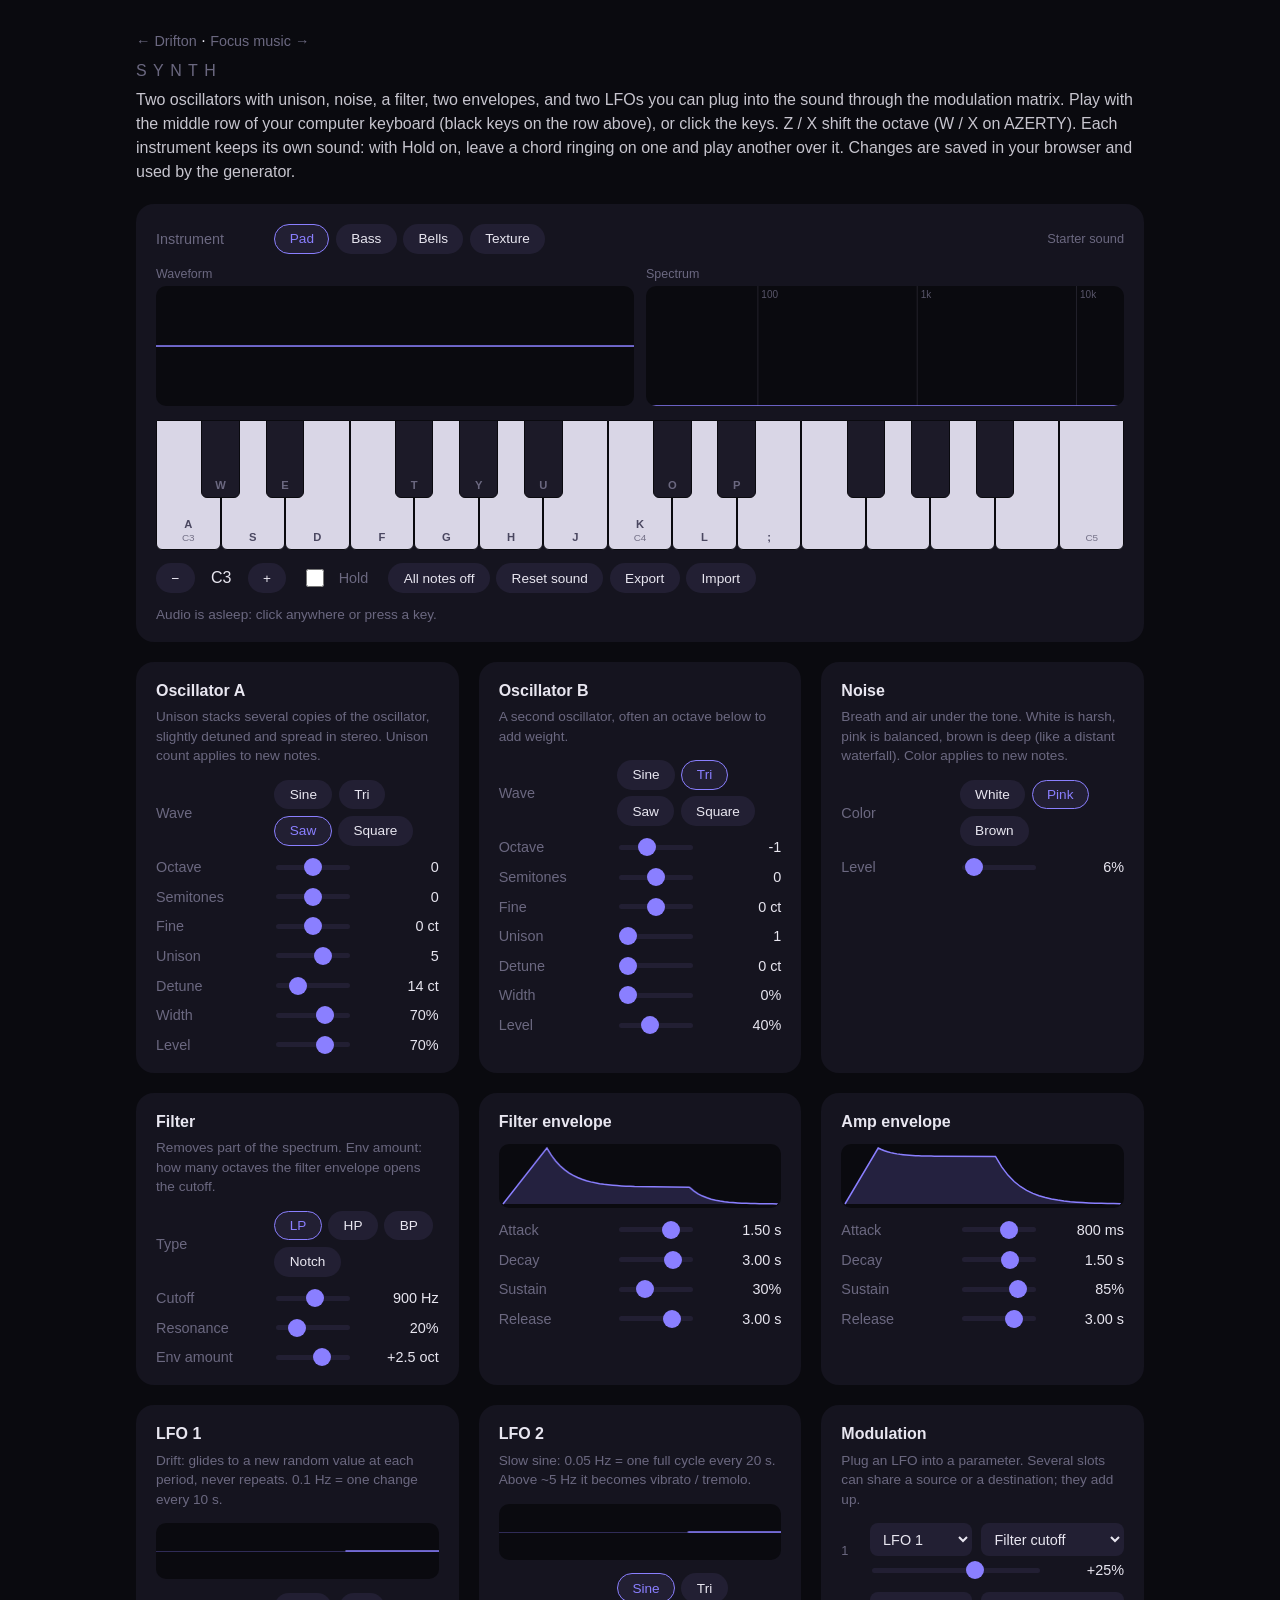
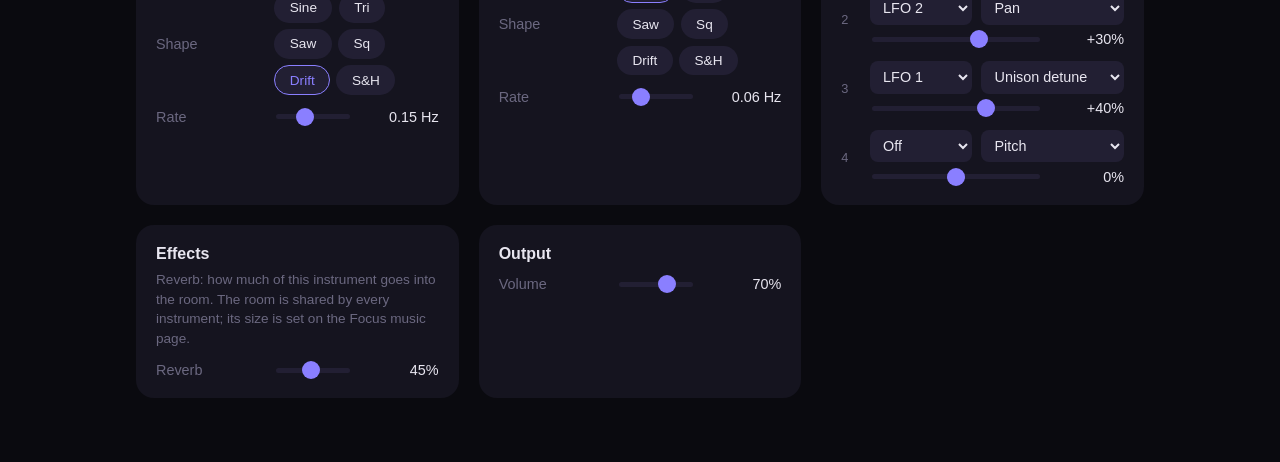
<file: synth/index.html>
<!DOCTYPE html>
<html lang="en">
<head>
<meta charset="UTF-8">
<meta name="viewport" content="width=device-width, initial-scale=1.0">
<meta name="theme-color" content="#0a0a0f">
<title>Drifton Synth</title>
<link rel="stylesheet" href="../common.css">
<link rel="stylesheet" href="synth.css">
</head>
<body>
<main class="lab wide">
  <header>
    <a href="../index.html" class="back">← Drifton</a> · <a href="../generator/index.html" class="back">Focus music →</a>
    <h1>Synth</h1>
    <p class="intro">
      Two oscillators with unison, noise, a filter, two envelopes, and two LFOs
      you can plug into the sound through the modulation matrix.
      Play with the middle row of your computer keyboard (black keys on the row above),
      or click the keys. Z / X shift the octave (W / X on AZERTY).
      Each instrument keeps its own sound: with Hold on, leave a chord ringing on one
      and play another over it. Changes are saved in your browser and used by the
      generator.
    </p>
  </header>

  <section>
    <div class="row instrument-row"><span>Instrument</span><div class="seg tabs" id="instruments"></div><span class="patch-state" id="patch-state"></span></div>
    <div class="viz">
      <div><div class="viz-label">Waveform</div><canvas id="scope"></canvas></div>
      <div><div class="viz-label">Spectrum</div><canvas id="spectrum"></canvas></div>
    </div>
    <div class="kb" id="keyboard"></div>
    <div class="kb-bar">
      <div class="seg">
        <button type="button" id="oct-down" aria-label="Octave down">−</button>
        <span class="oct" id="oct-label"></span>
        <button type="button" id="oct-up" aria-label="Octave up">+</button>
      </div>
      <label class="row check"><input type="checkbox" id="hold"><span>Hold</span></label>
      <div class="seg">
        <button type="button" id="panic">All notes off</button>
        <button type="button" id="reset">Reset sound</button>
        <button type="button" id="export">Export</button>
        <button type="button" id="import">Import</button>
        <input type="file" id="import-file" accept=".json,application/json" hidden>
      </div>
    </div>
    <div class="status" id="status"></div>
  </section>

  <div class="grid" id="controls"></div>
</main>
<script src="util.js"></script>
<script src="params.js"></script>
<script src="envelope.js"></script>
<script src="lfo.js"></script>
<script src="osc.js"></script>
<script src="voice.js"></script>
<script src="reverb.js"></script>
<script src="synth.js"></script>
<script src="patches.js"></script>
<script src="storage.js"></script>
<script src="keyboard.js"></script>
<script src="scope.js"></script>
<script src="main.js"></script>
</body>
</html>
</file>
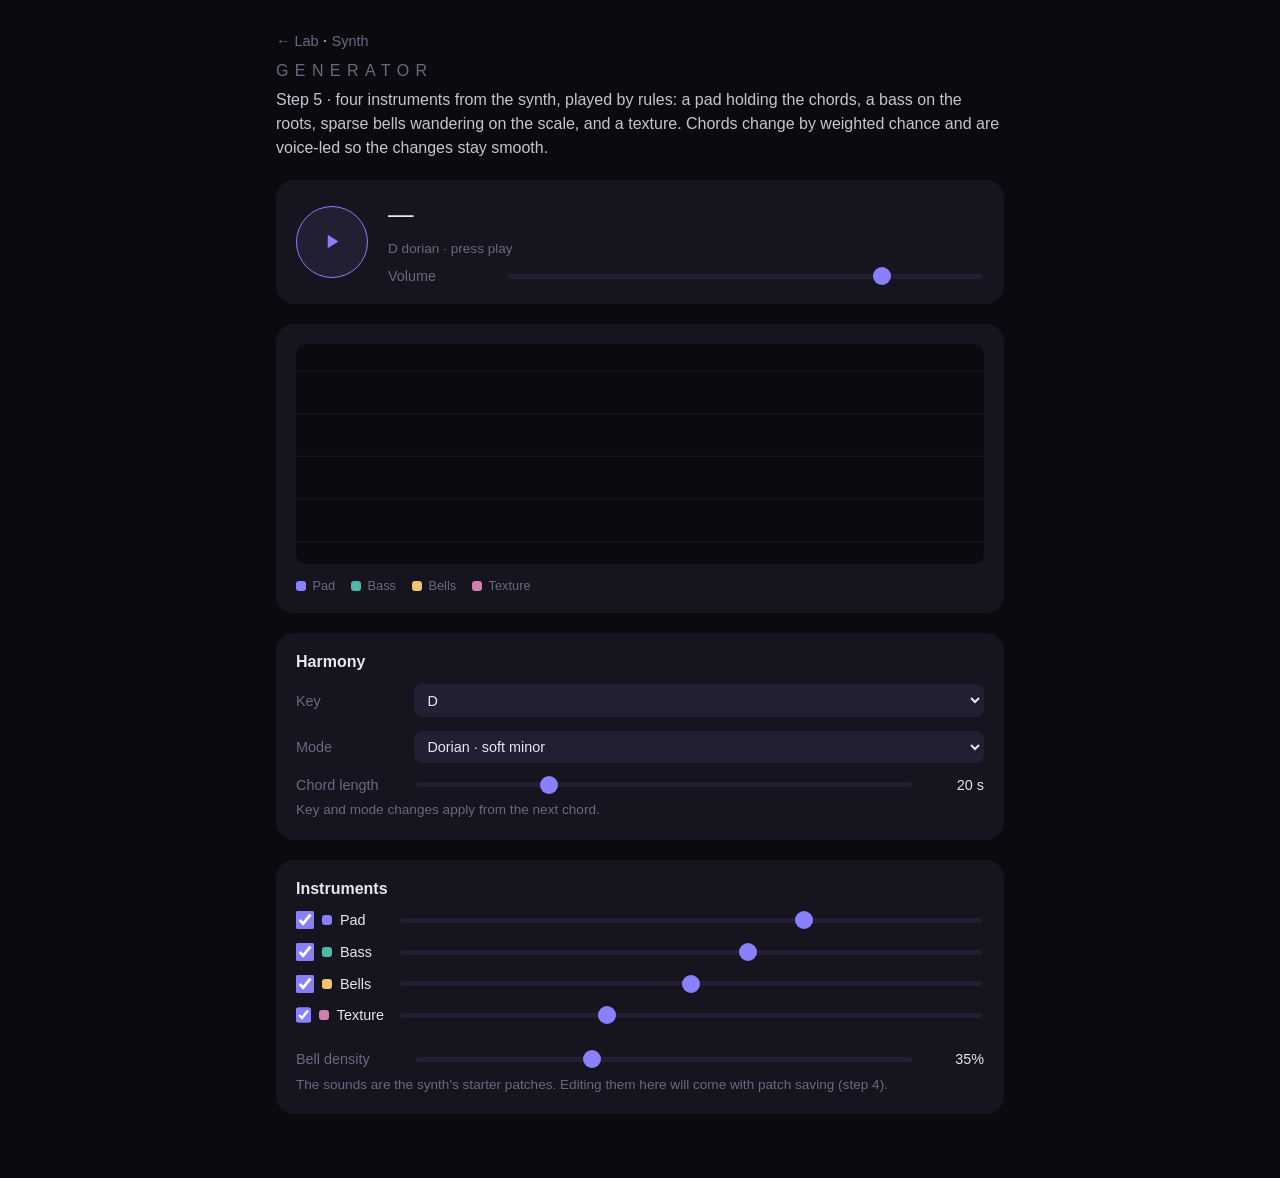
<file: lab/generator/index.html>
<!DOCTYPE html>
<html lang="en">
<head>
<meta charset="UTF-8">
<meta name="viewport" content="width=device-width, initial-scale=1.0">
<meta name="theme-color" content="#0a0a0f">
<title>Drifton Generator</title>
<link rel="stylesheet" href="../lab.css">
<link rel="stylesheet" href="gen.css">
</head>
<body>
<main class="lab">
  <header>
    <a href="../index.html" class="back">← Lab</a> · <a href="../synth/index.html" class="back">Synth</a>
    <h1>Generator</h1>
    <p class="intro">
      Step 5 · four instruments from the synth, played by rules: a pad holding the
      chords, a bass on the roots, sparse bells wandering on the scale, and a texture.
      Chords change by weighted chance and are voice-led so the changes stay smooth.
    </p>
  </header>

  <section class="transport">
    <button class="play" id="play" aria-label="Play / Stop">
      <svg viewBox="0 0 24 24"><path id="play-icon" d="M8 5v14l11-7z"/></svg>
    </button>
    <div class="transport-side">
      <div class="chord" id="chord">—</div>
      <div class="status" id="status">Press play.</div>
      <label class="row"><span>Volume</span><input type="range" id="volume" min="0" max="100" value="80"></label>
    </div>
  </section>

  <section>
    <canvas id="roll"></canvas>
    <div class="legend" id="legend"></div>
  </section>

  <section>
    <h2>Harmony</h2>
    <label class="row"><span>Key</span><select id="key"></select></label>
    <label class="row"><span>Mode</span>
      <select id="mode">
        <option value="lydian">Lydian · floating</option>
        <option value="ionian">Ionian · major</option>
        <option value="mixolydian">Mixolydian · warm</option>
        <option value="dorian" selected>Dorian · soft minor</option>
        <option value="aeolian">Aeolian · melancholic</option>
        <option value="phrygian">Phrygian · dark</option>
      </select>
    </label>
    <label class="row"><span>Chord length</span><input type="range" id="chord-len" min="6" max="60" value="20"><output id="chord-len-out"></output></label>
    <p class="help">Key and mode changes apply from the next chord.</p>
  </section>

  <section>
    <h2>Instruments</h2>
    <div id="roles"></div>
    <label class="row"><span>Bell density</span><input type="range" id="density" min="0" max="100" value="35"><output id="density-out"></output></label>
    <p class="help">The sounds are the synth's starter patches. Editing them here will come with patch saving (step 4).</p>
  </section>
</main>
<script src="../synth/util.js"></script>
<script src="../synth/params.js"></script>
<script src="../synth/envelope.js"></script>
<script src="../synth/lfo.js"></script>
<script src="../synth/osc.js"></script>
<script src="../synth/voice.js"></script>
<script src="../synth/synth.js"></script>
<script src="../synth/patches.js"></script>
<script src="../synth/scope.js"></script>
<script src="harmony.js"></script>
<script src="generator.js"></script>
<script src="main.js"></script>
</body>
</html>
</file>
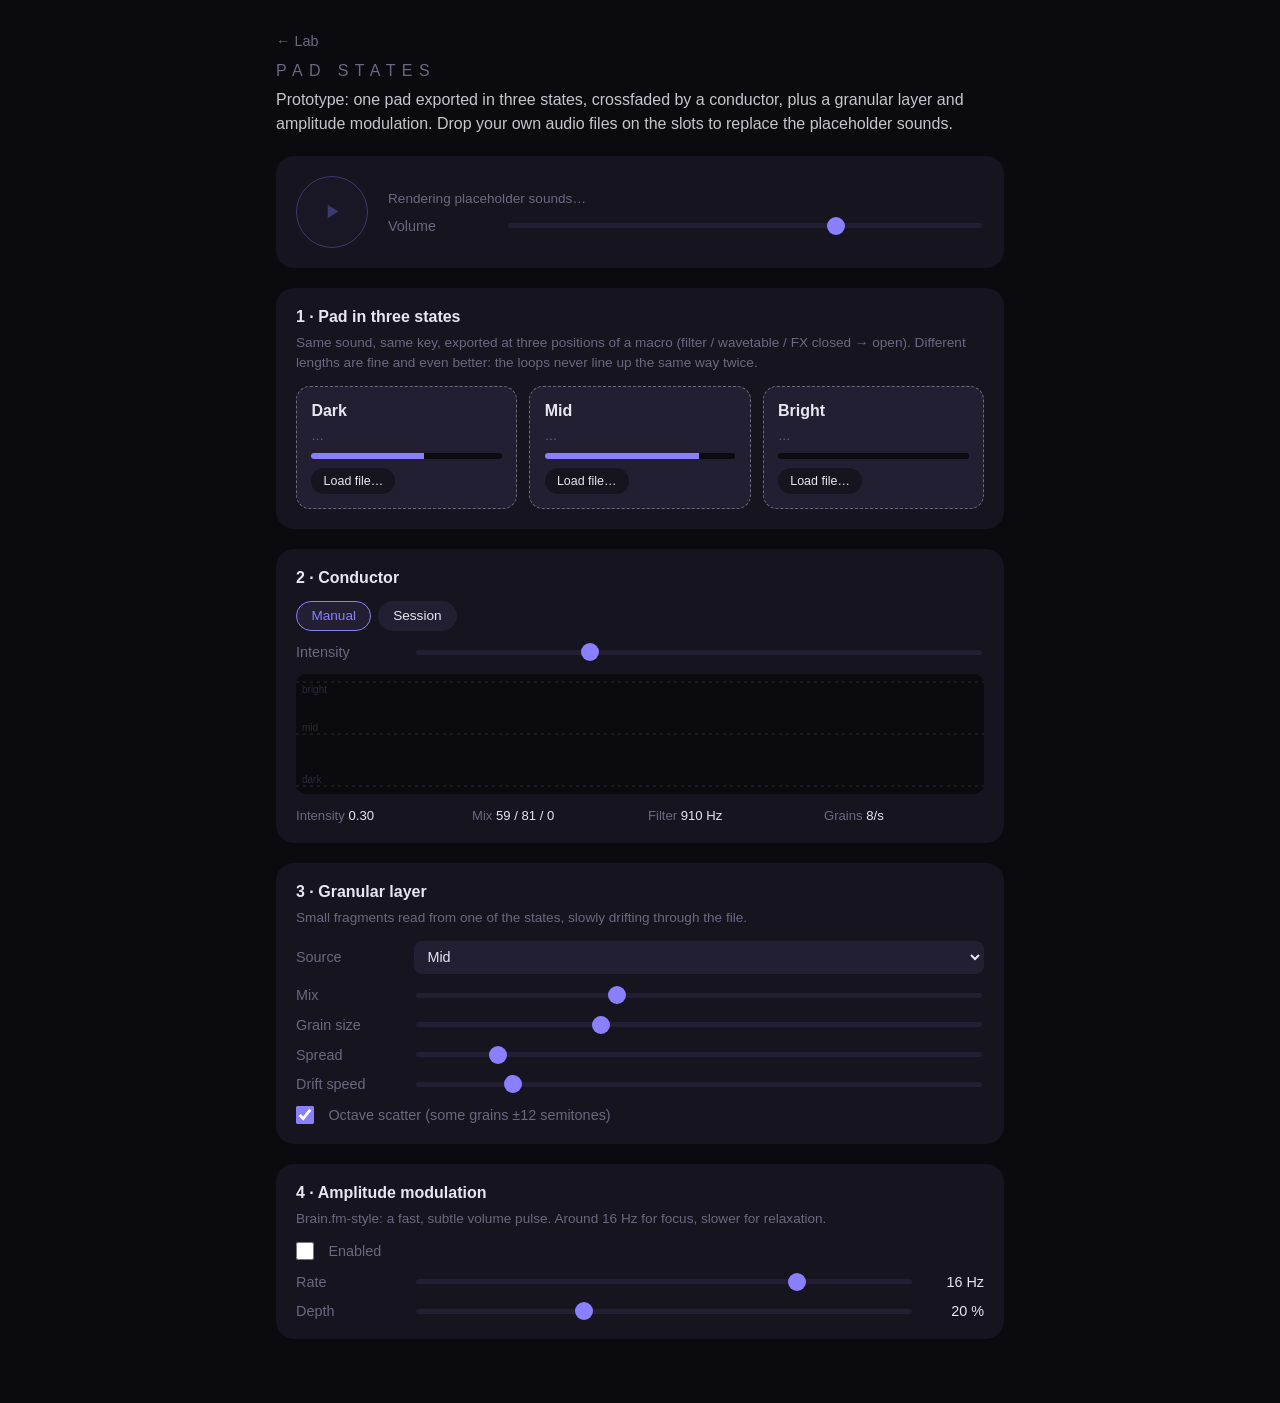
<file: lab/pads/index.html>
<!DOCTYPE html>
<html lang="en">
<head>
<meta charset="UTF-8">
<meta name="viewport" content="width=device-width, initial-scale=1.0">
<meta name="theme-color" content="#0a0a0f">
<title>Drifton Pad States</title>
<link rel="stylesheet" href="../lab.css">
</head>
<body>
<main class="lab">
  <header>
    <a href="../index.html" class="back">← Lab</a>
    <h1>Pad states</h1>
    <p class="intro">
      Prototype: one pad exported in three states, crossfaded by a conductor,
      plus a granular layer and amplitude modulation. Drop your own audio files
      on the slots to replace the placeholder sounds.
    </p>
  </header>

  <section class="transport">
    <button class="play" id="play" aria-label="Play / Pause" disabled>
      <svg id="play-icon" viewBox="0 0 24 24"><path d="M8 5v14l11-7z"/></svg>
    </button>
    <div class="transport-side">
      <div class="status" id="status">Rendering placeholder sounds…</div>
      <label class="row"><span>Volume</span><input type="range" id="volume" min="0" max="100" value="70"></label>
    </div>
  </section>

  <section>
    <h2>1 · Pad in three states</h2>
    <p class="help">
      Same sound, same key, exported at three positions of a macro
      (filter / wavetable / FX closed → open). Different lengths are fine and
      even better: the loops never line up the same way twice.
    </p>
    <div class="slots" id="slots"></div>
  </section>

  <section>
    <h2>2 · Conductor</h2>
    <div class="seg" id="mode">
      <button data-mode="manual" class="active">Manual</button>
      <button data-mode="session">Session</button>
    </div>
    <label class="row" id="manual-row">
      <span>Intensity</span>
      <input type="range" id="intensity" min="0" max="100" value="30">
    </label>
    <label class="row hidden" id="session-row">
      <span>Length</span>
      <select id="session-len">
        <option value="3">Demo · 3 min</option>
        <option value="35">Focus · 35 min (5 / 25 / 5)</option>
      </select>
    </label>
    <canvas id="curve"></canvas>
    <div class="readout" id="readout"></div>
  </section>

  <section>
    <h2>3 · Granular layer</h2>
    <p class="help">Small fragments read from one of the states, slowly drifting through the file.</p>
    <label class="row"><span>Source</span>
      <select id="g-source">
        <option value="0">Dark</option>
        <option value="1" selected>Mid</option>
        <option value="2">Bright</option>
      </select>
    </label>
    <label class="row"><span>Mix</span><input type="range" id="g-mix" min="0" max="100" value="35"></label>
    <label class="row"><span>Grain size</span><input type="range" id="g-size" min="40" max="600" value="220"></label>
    <label class="row"><span>Spread</span><input type="range" id="g-spread" min="0" max="30" value="4"></label>
    <label class="row"><span>Drift speed</span><input type="range" id="g-speed" min="0" max="50" value="8"></label>
    <label class="row check"><input type="checkbox" id="g-oct" checked><span>Octave scatter (some grains ±12 semitones)</span></label>
  </section>

  <section>
    <h2>4 · Amplitude modulation</h2>
    <p class="help">Brain.fm-style: a fast, subtle volume pulse. Around 16 Hz for focus, slower for relaxation.</p>
    <label class="row check"><input type="checkbox" id="am-on"><span>Enabled</span></label>
    <label class="row"><span>Rate</span><input type="range" id="am-rate" min="2" max="20" value="16"><output id="am-rate-out"></output></label>
    <label class="row"><span>Depth</span><input type="range" id="am-depth" min="0" max="60" value="20"><output id="am-depth-out"></output></label>
  </section>
</main>
<script src="lab.js"></script>
</body>
</html>
</file>
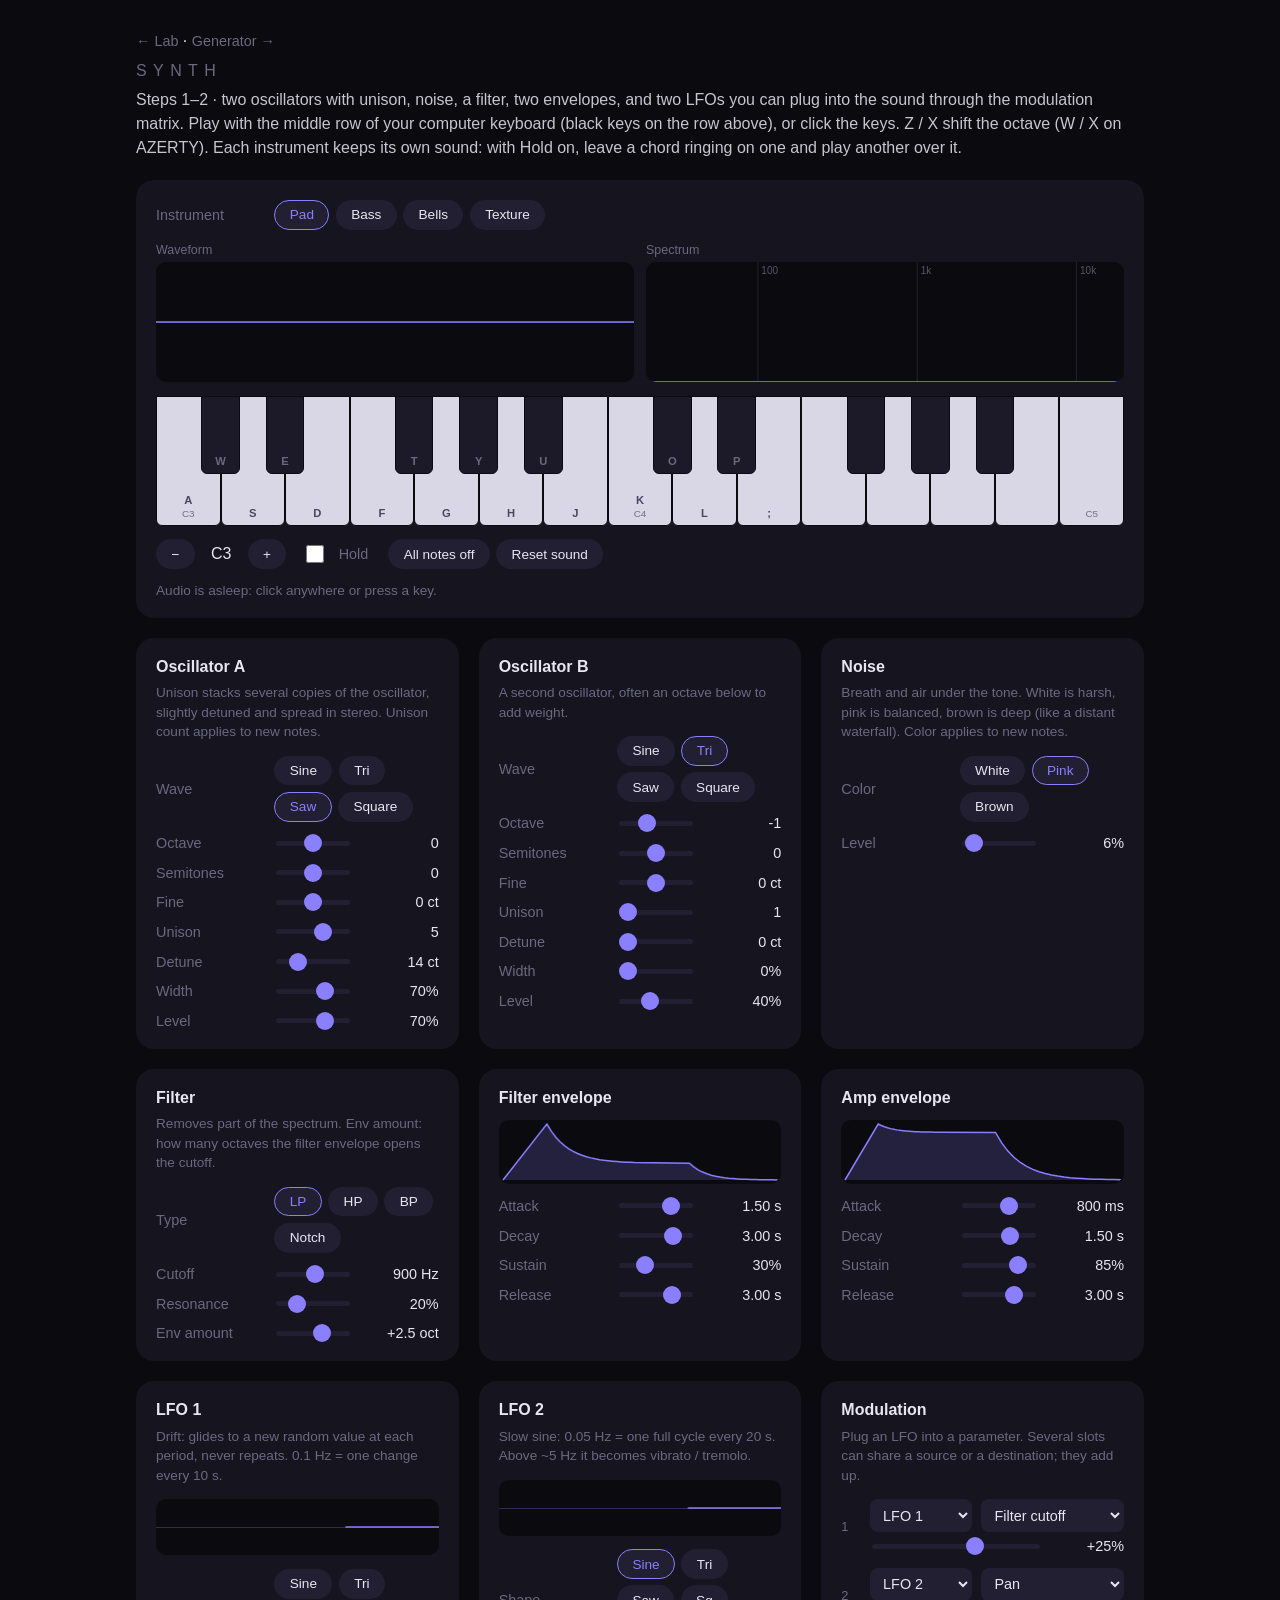
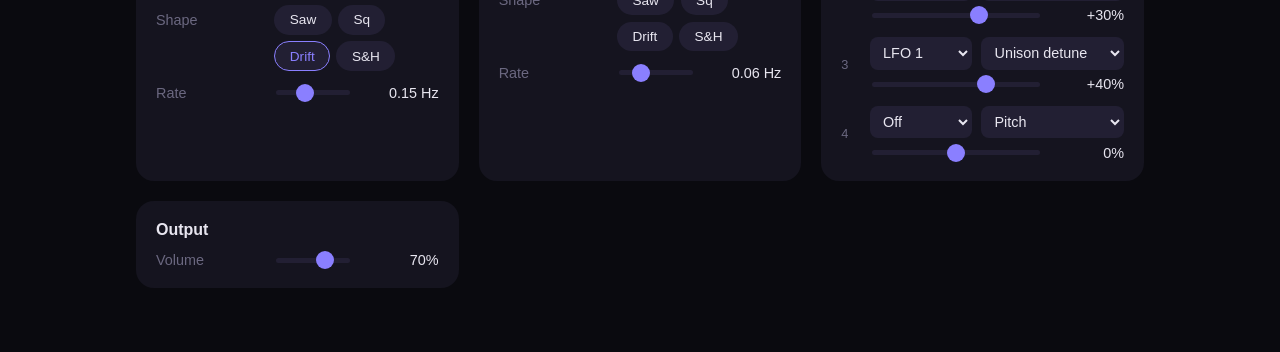
<file: lab/synth/index.html>
<!DOCTYPE html>
<html lang="en">
<head>
<meta charset="UTF-8">
<meta name="viewport" content="width=device-width, initial-scale=1.0">
<meta name="theme-color" content="#0a0a0f">
<title>Drifton Synth</title>
<link rel="stylesheet" href="../lab.css">
<link rel="stylesheet" href="synth.css">
</head>
<body>
<main class="lab wide">
  <header>
    <a href="../index.html" class="back">← Lab</a> · <a href="../generator/index.html" class="back">Generator →</a>
    <h1>Synth</h1>
    <p class="intro">
      Steps 1–2 · two oscillators with unison, noise, a filter, two envelopes, and two LFOs
      you can plug into the sound through the modulation matrix.
      Play with the middle row of your computer keyboard (black keys on the row above),
      or click the keys. Z / X shift the octave (W / X on AZERTY).
      Each instrument keeps its own sound: with Hold on, leave a chord ringing on one
      and play another over it.
    </p>
  </header>

  <section>
    <div class="row instrument-row"><span>Instrument</span><div class="seg tabs" id="instruments"></div></div>
    <div class="viz">
      <div><div class="viz-label">Waveform</div><canvas id="scope"></canvas></div>
      <div><div class="viz-label">Spectrum</div><canvas id="spectrum"></canvas></div>
    </div>
    <div class="kb" id="keyboard"></div>
    <div class="kb-bar">
      <div class="seg">
        <button type="button" id="oct-down" aria-label="Octave down">−</button>
        <span class="oct" id="oct-label"></span>
        <button type="button" id="oct-up" aria-label="Octave up">+</button>
      </div>
      <label class="row check"><input type="checkbox" id="hold"><span>Hold</span></label>
      <div class="seg">
        <button type="button" id="panic">All notes off</button>
        <button type="button" id="reset">Reset sound</button>
      </div>
    </div>
    <div class="status" id="status"></div>
  </section>

  <div class="grid" id="controls"></div>
</main>
<script src="util.js"></script>
<script src="params.js"></script>
<script src="envelope.js"></script>
<script src="lfo.js"></script>
<script src="osc.js"></script>
<script src="voice.js"></script>
<script src="synth.js"></script>
<script src="patches.js"></script>
<script src="keyboard.js"></script>
<script src="scope.js"></script>
<script src="main.js"></script>
</body>
</html>
</file>
<file: common.css>
:root {
  --bg: #0a0a0f;
  --fg: #e8e6f0;
  --muted: #6b6880;
  --accent: #8a7fff;
  --card: #15141f;
  --card-active: #221f33;
}

* { box-sizing: border-box; }

html, body {
  margin: 0;
  background: var(--bg);
  color: var(--fg);
  font-family: -apple-system, BlinkMacSystemFont, "Segoe UI", Roboto, sans-serif;
  -webkit-font-smoothing: antialiased;
}

.lab {
  max-width: 760px;
  margin: 0 auto;
  padding: 2rem 16px 4rem;
  display: flex;
  flex-direction: column;
  gap: 1.25rem;
}

.back { color: var(--muted); text-decoration: none; font-size: 0.9rem; }
.back:hover { color: var(--fg); }

h1 {
  margin: 0.75rem 0 0.5rem;
  font-size: 1rem;
  font-weight: 500;
  letter-spacing: 0.4em;
  text-transform: uppercase;
  color: var(--muted);
}
.intro { margin: 0; color: var(--fg); line-height: 1.5; opacity: 0.85; }

section {
  background: var(--card);
  border-radius: 18px;
  padding: 1.25rem;
  display: flex;
  flex-direction: column;
  gap: 0.85rem;
}
h2 { margin: 0; font-size: 1rem; font-weight: 600; }
.help { margin: -0.4rem 0 0; color: var(--muted); font-size: 0.85rem; line-height: 1.45; }

/* Transport */
.transport { flex-direction: row; align-items: center; gap: 1.25rem; }
.transport-side { flex: 1; display: flex; flex-direction: column; gap: 0.75rem; min-width: 0; }
.status { color: var(--muted); font-size: 0.85rem; }
.play {
  flex: none;
  width: 72px; height: 72px;
  border-radius: 50%;
  border: 1px solid var(--accent);
  background: var(--card-active);
  color: var(--accent);
  cursor: pointer;
  display: flex; align-items: center; justify-content: center;
  transition: box-shadow 0.4s ease, opacity 0.3s ease;
}
.play:disabled { opacity: 0.35; cursor: wait; }
.play.playing { box-shadow: 0 0 40px -6px var(--accent); }
.play svg { width: 40%; height: 40%; fill: currentColor; }

/* Rows */
.row {
  display: flex;
  align-items: center;
  gap: 0.9rem;
  font-size: 0.9rem;
  color: var(--muted);
}
.row > span:first-child { width: 6.5rem; flex: none; }
.row.check > span { width: auto; }
.row output { width: 3.5rem; text-align: right; font-variant-numeric: tabular-nums; color: var(--fg); }
.hidden { display: none; }

select {
  flex: 1;
  background: var(--card-active);
  color: var(--fg);
  border: 1px solid transparent;
  border-radius: 8px;
  padding: 0.4rem 0.5rem;
  font: inherit;
}
input[type=checkbox] { accent-color: var(--accent); width: 18px; height: 18px; margin: 0; }

input[type=range] {
  -webkit-appearance: none;
  appearance: none;
  flex: 1;
  min-width: 0;
  height: 5px;
  border-radius: 5px;
  background: var(--card-active);
  outline: none;
}
input[type=range]::-webkit-slider-thumb {
  -webkit-appearance: none; appearance: none;
  width: 18px; height: 18px; border-radius: 50%;
  background: var(--accent); cursor: pointer;
}
input[type=range]::-moz-range-thumb {
  width: 18px; height: 18px; border: none; border-radius: 50%;
  background: var(--accent); cursor: pointer;
}
input[type=range]:disabled { opacity: 0.4; }

/* Segmented control */
.seg { display: flex; gap: 0.4rem; }
.seg button, .slot button {
  background: var(--card-active);
  color: var(--fg);
  border: 1px solid transparent;
  border-radius: 999px;
  padding: 0.4rem 0.9rem;
  font: inherit;
  font-size: 0.85rem;
  cursor: pointer;
}
.seg button.active { border-color: var(--accent); color: var(--accent); }

/* Slots */
.slots { display: grid; grid-template-columns: repeat(3, 1fr); gap: 0.75rem; }
.slot {
  background: var(--card-active);
  border: 1px dashed var(--muted);
  border-radius: 14px;
  padding: 0.9rem;
  display: flex;
  flex-direction: column;
  gap: 0.6rem;
  min-width: 0;
  transition: border-color 0.2s ease, background 0.2s ease;
}
.slot.drag { border-color: var(--accent); background: #2b2745; }
.slot-label { font-weight: 600; }
.slot-file { font-size: 0.78rem; color: var(--muted); overflow: hidden; text-overflow: ellipsis; white-space: nowrap; }
.slot-file.user { color: var(--accent); }
.meter { height: 6px; border-radius: 6px; background: var(--bg); overflow: hidden; }
.meter-fill { height: 100%; width: 0; background: var(--accent); transition: width 0.3s linear; }
.slot-actions { display: flex; gap: 0.4rem; flex-wrap: wrap; }
.slot button { background: var(--card); padding: 0.3rem 0.7rem; font-size: 0.78rem; }

/* Conductor curve + readout */
canvas { width: 100%; height: 120px; border-radius: 10px; background: var(--bg); display: block; }
.readout {
  display: grid;
  grid-template-columns: repeat(auto-fit, minmax(140px, 1fr));
  gap: 0.5rem 1rem;
  font-size: 0.82rem;
  color: var(--muted);
  font-variant-numeric: tabular-nums;
}
.readout b { color: var(--fg); font-weight: 500; }

@media (max-width: 560px) {
  .slots { grid-template-columns: 1fr; }
  .row > span:first-child { width: 5.5rem; }
}

/* Home: tools grouped by intention, one card per tool */
.lab.home { max-width: 820px; gap: 2rem; }
.tool-group { display: flex; flex-direction: column; gap: 0.75rem; }
.group-title {
  font-size: 0.75rem; font-weight: 500;
  letter-spacing: 0.18em; text-transform: uppercase;
  color: var(--muted);
}
.tools { display: grid; grid-template-columns: 1fr 1fr; gap: 1rem; }
/* Two small groups side by side (Make, Lab), one card each */
.group-row { display: grid; grid-template-columns: 1fr 1fr; gap: 1rem; }
.group-row .tools { grid-template-columns: 1fr; flex: 1; }
.card {
  background: var(--card);
  border: 1px solid transparent;
  border-radius: 20px;
  padding: 0.75rem 0.75rem 1.1rem;
  display: flex;
  flex-direction: column;
  gap: 0.45rem;
  color: var(--fg);
  text-decoration: none;
  transition: border-color 0.2s ease, background 0.2s ease, transform 0.2s ease;
}
a.card:hover, a.card:focus-visible { border-color: var(--accent); background: var(--card-active); transform: translateY(-2px); }
.card .art {
  aspect-ratio: 2 / 1;
  border-radius: 14px;
  background: linear-gradient(160deg, #1f1b38, #111019);
  margin-bottom: 0.35rem;
  overflow: hidden;
}
.card .art svg { width: 100%; height: 100%; display: block; }
.card h2 { font-size: 1.05rem; padding: 0 0.4rem; display: flex; align-items: center; gap: 0.5rem; }
.card p { margin: 0; padding: 0 0.4rem; color: var(--muted); font-size: 0.88rem; line-height: 1.5; }
.card.soon { opacity: 0.55; }
.tag {
  font-size: 0.65rem; font-weight: 600; letter-spacing: 0.08em; text-transform: uppercase;
  color: var(--accent); border: 1px solid var(--accent); border-radius: 999px; padding: 0.1rem 0.45rem;
}
.foot { margin: 0; color: var(--muted); font-size: 0.85rem; }
.foot a { color: var(--accent); text-decoration: none; }
@media (max-width: 560px) {
  .tools, .group-row { grid-template-columns: 1fr; }
  .group-row { gap: 2rem; }
}
</file>
<file: generator/gen.css>
/* Generator page: extends ../lab.css */

:root {
  --c-pad: #8a7fff;
  --c-bass: #4fb8a8;
  --c-bells: #f2c46d;
  --c-texture: #d07fb0;
}

.chord { font-size: 1.6rem; font-weight: 500; letter-spacing: 0.02em; }
.chord small { font-size: 0.9rem; color: var(--muted); margin-left: 0.4rem; }

canvas#roll { height: 220px; }

.legend { display: flex; flex-wrap: wrap; gap: 0.4rem 1rem; font-size: 0.8rem; color: var(--muted); }
.legend span::before {
  content: "";
  display: inline-block;
  width: 10px;
  height: 10px;
  border-radius: 3px;
  margin-right: 0.4rem;
  vertical-align: -1px;
  background: var(--c);
}

.role { display: flex; align-items: center; gap: 0.9rem; font-size: 0.9rem; color: var(--muted); margin-bottom: 0.85rem; }
.role .name { width: 5.5rem; flex: none; display: flex; align-items: center; gap: 0.5rem; color: var(--fg); }
.role .dot { width: 10px; height: 10px; border-radius: 3px; background: var(--c); flex: none; }
.role input[type=range] { flex: 1; }

.role .edit { color: var(--accent); text-decoration: none; font-size: 0.85rem; }
.role .edit:hover { text-decoration: underline; }
</file>
<file: groove/groove.css>
/* Groove page: extends ../common.css */

:root {
  --c-kick: #f2b56d;
  --c-snare: #5ec4f2;
  --c-hat: #c4bdff;
  --c-perc: #f2c46d;
  --c-bass: #4fb8a8;
  --c-keys: #8a7fff;
  --c-lead: #ff8fd0;
}

.chord { font-size: 1.6rem; font-weight: 500; letter-spacing: 0.02em; }
.chord small { font-size: 0.9rem; color: var(--muted); margin-left: 0.4rem; }

canvas#grid { height: 210px; }

.morph b { font-weight: 500; color: var(--fg); font-size: 0.85rem; white-space: nowrap; }
.morph input[type=range] { flex: 1; }

.lanes { display: grid; grid-template-columns: repeat(3, 1fr); gap: 0.6rem 1rem; }
.lane { display: flex; align-items: center; gap: 0.5rem; font-size: 0.9rem; }
.lane .dot { width: 10px; height: 10px; border-radius: 3px; background: var(--c); flex: none; }

code { font-size: 0.85em; color: var(--fg); }

.keys { display: grid; grid-template-columns: 1fr 1fr; gap: 0.55rem 1rem; }
.key { display: flex; align-items: center; gap: 0.4rem; font-size: 0.88rem; color: var(--muted); }
.key span { margin-left: 0.3rem; }
kbd {
  min-width: 1.9rem;
  padding: 0.2rem 0.45rem;
  border-radius: 6px;
  border: 1px solid #2f2c45;
  border-bottom-width: 3px;
  background: var(--card-active);
  color: var(--fg);
  font: 500 0.8rem/1.2 inherit;
  text-align: center;
  transition: background 0.08s, border-color 0.08s, transform 0.08s;
}
.key b { color: var(--fg); font-weight: 500; }
.key.held kbd { background: var(--accent); border-color: var(--accent); color: var(--bg); transform: translateY(1px); }
@media (max-width: 560px) { .keys { grid-template-columns: 1fr; } }

.stage-wrap { padding: 0; overflow: hidden; }
canvas#stage { display: block; width: 100%; height: 220px; }

.piano { display: flex; flex-direction: column; gap: 6px; margin-bottom: 0.8rem; }
.prow { display: grid; grid-template-columns: repeat(10, 1fr); gap: 6px; }
.prow.pmid { margin-left: 3%; } /* offset like a real keyboard */
.pk {
  display: flex; flex-direction: column; align-items: center; gap: 2px;
  padding: 6px 0 7px;
  border-radius: 8px;
  background: var(--card-active);
  border: 1px solid #2f2c45;
  border-bottom-width: 3px;
  transition: background 0.06s, transform 0.06s, box-shadow 0.06s;
}
.pk kbd { border: 0; background: none; padding: 0; min-width: 0; font-size: 0.72rem; color: var(--muted); }
.pk span { font-weight: 500; font-size: 0.95rem; color: var(--fg); }
.pk small { font-size: 0.6rem; color: var(--muted); margin-left: 1px; }
.pk.root { border-color: var(--c-lead); }
.pk.chord span::after { content: "•"; color: var(--c-lead); margin-left: 2px; }
.pk.on {
  background: var(--c-lead);
  transform: translateY(2px);
  box-shadow: 0 0 18px var(--c-lead);
}
.pk.on span, .pk.on kbd, .pk.on small { color: var(--bg); }
.pk.on span::after { color: var(--bg); }
.melody-row { display: flex; align-items: center; gap: 1rem; }
.melody-row .row { flex: 1; margin: 0; }
.octave { font-size: 0.9rem; color: var(--muted); white-space: nowrap; }
.octave b { color: var(--fg); }

.mode-row { display: flex; align-items: center; gap: 1rem; margin-bottom: 0.8rem; flex-wrap: wrap; }
.seg { display: inline-flex; border: 1px solid #2f2c45; border-radius: 9px; overflow: hidden; }
.seg button {
  background: none; border: 0; color: var(--muted); font: inherit; font-size: 0.88rem;
  padding: 0.35rem 0.9rem; cursor: pointer;
}
.seg button + button { border-left: 1px solid #2f2c45; }
.seg button.active { background: var(--c-lead); color: var(--bg); font-weight: 500; }
.score { font-size: 0.88rem; color: var(--fg); font-variant-numeric: tabular-nums; }
.pk.cue { box-shadow: 0 0 0 2px rgba(255, 143, 208, var(--cue)), 0 0 calc(var(--cue) * 22px) rgba(255, 143, 208, var(--cue)); }
.pk.cue-now:not(.on) { background: rgba(255, 143, 208, 0.28); }
.help kbd { padding: 0 0.3rem; min-width: 0; font-size: 0.75rem; border-bottom-width: 2px; }

.sing-row { display: flex; align-items: center; gap: 0.8rem; margin-bottom: 0.8rem; flex-wrap: wrap; }
.sing-row .row { margin: 0 0 0 auto; }
button.sing {
  background: var(--card-active); border: 1px solid #2f2c45; border-radius: 9px; color: var(--fg);
  font: inherit; font-size: 0.9rem; padding: 0.4rem 0.9rem; cursor: pointer;
}
button.sing.active { background: var(--c-lead); color: var(--bg); border-color: var(--c-lead); font-weight: 500; }
.meter { width: 90px; height: 6px; border-radius: 3px; background: #2a2640; overflow: hidden; }
.meter div { height: 100%; width: 0; background: var(--c-lead); transition: width 0.05s; }
.sung { font-variant-numeric: tabular-nums; font-weight: 500; min-width: 5.5rem; color: var(--fg); }

button.sing.rec.active { background: #ff5a6e; border-color: #ff5a6e; }
button.sing:disabled { opacity: 0.4; cursor: default; }
.layers { display: flex; flex-direction: column; gap: 0.4rem; margin: 0.6rem 0; }
.layer { display: flex; align-items: center; gap: 0.6rem; font-size: 0.88rem; }
.layer .dot { width: 10px; height: 10px; border-radius: 50%; background: var(--c); flex: none; }
.layer .what { flex: 1; }
.layer.muted { opacity: 0.45; }
.layer button, button.small {
  background: none; border: 1px solid #2f2c45; border-radius: 7px; color: var(--muted);
  font: inherit; font-size: 0.8rem; padding: 0.2rem 0.6rem; cursor: pointer;
}
</file>
<file: player/styles.css>
:root {
  --bg: #0a0a0f;
  --fg: #e8e6f0;
  --muted: #6b6880;
  --accent: #8a7fff;
  --card: #15141f;
  --card-active: #221f33;
}

* { box-sizing: border-box; }

html, body {
  margin: 0;
  height: 100%;
  background: var(--bg);
  color: var(--fg);
  font-family: -apple-system, BlinkMacSystemFont, "Segoe UI", Roboto, sans-serif;
  -webkit-font-smoothing: antialiased;
  overflow: hidden;
}

body {
  display: flex;
  flex-direction: column;
  align-items: center;
  justify-content: center;
  position: relative;
}

/* Decorative "breathing" background glow */
.breath {
  position: fixed;
  top: 50%;
  left: 50%;
  width: 85vmin;
  height: 85vmin;
  transform: translate(-50%, -50%);
  border-radius: 50%;
  background: radial-gradient(circle, var(--accent) 0%, transparent 70%);
  opacity: 0.06;
  filter: blur(40px);
  pointer-events: none;
  z-index: 0;
  transition: opacity 1.2s ease;
}
.breath.active {
  animation: breathe 11s ease-in-out infinite;
}
@keyframes breathe {
  0%, 100% { transform: translate(-50%, -50%) scale(0.85); opacity: 0.05; }
  50%      { transform: translate(-50%, -50%) scale(1.15); opacity: 0.14; }
}

.stage {
  position: relative;
  z-index: 1;
  display: flex;
  flex-direction: column;
  align-items: center;
  gap: clamp(2rem, 6vh, 4.5rem);
  width: min(90vw, 920px);
}

h1 {
  margin: 0;
  font-size: clamp(0.9rem, 1.6vw, 1.4rem);
  font-weight: 500;
  letter-spacing: 0.4em;
  text-transform: uppercase;
  color: var(--muted);
}

.presets {
  display: flex;
  gap: clamp(0.75rem, 1.6vw, 1.5rem);
  width: 100%;
}

.preset {
  flex: 1;
  background: var(--card);
  border: 1px solid transparent;
  border-radius: 18px;
  padding: clamp(1.2rem, 3.2vh, 2.4rem) clamp(0.5rem, 1.5vw, 1.5rem);
  color: var(--fg);
  cursor: pointer;
  text-align: center;
  transition: background 0.25s ease, border-color 0.25s ease, transform 0.1s ease;
  font: inherit;
}
.preset:hover { background: var(--card-active); }
.preset:active { transform: scale(0.97); }
.preset.active {
  background: var(--card-active);
  border-color: var(--accent);
}
.preset .name {
  display: block;
  font-size: clamp(1.05rem, 2vw, 1.6rem);
  font-weight: 600;
  margin-bottom: 0.4rem;
}
.preset .desc {
  display: block;
  font-size: clamp(0.72rem, 1.1vw, 0.95rem);
  color: var(--muted);
  line-height: 1.3;
}

.play {
  width: clamp(96px, 16vmin, 180px);
  height: clamp(96px, 16vmin, 180px);
  border-radius: 50%;
  border: 1px solid var(--accent);
  background: var(--card);
  color: var(--accent);
  cursor: pointer;
  display: flex;
  align-items: center;
  justify-content: center;
  transition: background 0.25s ease, transform 0.1s ease, box-shadow 0.4s ease;
}
.play:hover { background: var(--card-active); }
.play:active { transform: scale(0.95); }
.play.playing {
  box-shadow: 0 0 60px -8px var(--accent);
}
.play svg { width: 38%; height: 38%; fill: currentColor; }

.volume {
  display: flex;
  align-items: center;
  gap: 1rem;
  width: 100%;
  max-width: clamp(320px, 45vw, 520px);
  color: var(--muted);
}
.volume svg { width: clamp(20px, 2vw, 28px); height: clamp(20px, 2vw, 28px); fill: currentColor; flex: none; }

input[type=range] {
  -webkit-appearance: none;
  appearance: none;
  flex: 1;
  height: 5px;
  border-radius: 5px;
  background: var(--card-active);
  outline: none;
}
input[type=range]::-webkit-slider-thumb {
  -webkit-appearance: none;
  appearance: none;
  width: 22px;
  height: 22px;
  border-radius: 50%;
  background: var(--accent);
  cursor: pointer;
}
input[type=range]::-moz-range-thumb {
  width: 22px;
  height: 22px;
  border: none;
  border-radius: 50%;
  background: var(--accent);
  cursor: pointer;
}

.hint {
  position: fixed;
  bottom: 1.5rem;
  left: 0;
  right: 0;
  text-align: center;
  font-size: clamp(0.72rem, 1vw, 0.85rem);
  color: var(--muted);
  z-index: 1;
}

.home {
  position: fixed;
  top: 1.25rem;
  left: 1.25rem;
  z-index: 2;
  color: var(--muted);
  text-decoration: none;
  font-size: clamp(0.8rem, 1vw, 0.9rem);
}
.home:hover { color: var(--fg); }
</file>
<file: score/score.css>
/* Full-screen layout: bars on top, the roll fills the rest, parts at the bottom. */
body.score {
  height: 100vh;
  height: 100dvh;
  display: flex;
  flex-direction: column;
  overflow: hidden;
  padding: env(safe-area-inset-top) env(safe-area-inset-right) env(safe-area-inset-bottom) env(safe-area-inset-left);
  -webkit-user-select: none;
  user-select: none;
}

.bar {
  display: flex;
  align-items: center;
  flex-wrap: wrap;
  gap: 0.5rem 1.1rem;
  padding: 0.5rem 16px;
  flex: none;
}
.song {
  flex: 1;
  min-width: 6rem;
  font-weight: 600;
  overflow: hidden;
  text-overflow: ellipsis;
  white-space: nowrap;
}

.btn {
  background: var(--card-active);
  color: var(--fg);
  border: 1px solid transparent;
  border-radius: 999px;
  padding: 0.5rem 1rem;
  min-height: 40px;
  font: inherit;
  font-size: 0.85rem;
  cursor: pointer;
  touch-action: manipulation; /* no double-tap zoom on iPad */
}
.btn.small { padding: 0.3rem 0.75rem; min-height: 36px; }
.btn.icon {
  width: 44px; height: 44px; padding: 0;
  display: flex; align-items: center; justify-content: center;
  border-radius: 50%;
}
.btn svg { width: 20px; height: 20px; fill: currentColor; }
.btn.toggle.active { border-color: var(--accent); color: var(--accent); }
.play-btn { width: 52px; height: 52px; border-color: var(--accent); color: var(--accent); }
.play-btn.playing { box-shadow: 0 0 24px -4px var(--accent); }

.group { display: flex; align-items: center; gap: 0.4rem; }
.group input[type=range] { width: 110px; flex: none; }
.lbl { color: var(--muted); font-size: 0.8rem; }
output, .clock, .loop-info { font-variant-numeric: tabular-nums; font-size: 0.85rem; }
.clock { min-width: 9.5rem; color: var(--muted); }
.loop-info { color: var(--accent); min-width: 5rem; }

canvas.timeline {
  flex: none;
  width: calc(100% - 32px);
  height: 28px;
  margin: 0 16px 6px;
  border-radius: 0;
  background: none;
  touch-action: none;
  cursor: pointer;
}

/* The canvas is absolutely placed so its own size never pushes the layout around. */
.roll-box { flex: 1; min-height: 0; position: relative; }
.roll-box canvas {
  position: absolute; inset: 0;
  width: 100%; height: 100%;
  border-radius: 0;
  touch-action: none; /* dragging moves in time instead of scrolling the page */
}
.asleep {
  position: absolute; top: 1rem; left: 50%; transform: translateX(-50%);
  background: var(--card-active); color: var(--fg);
  padding: 0.4rem 0.9rem; border-radius: 999px; font-size: 0.85rem;
  pointer-events: none;
}

.parts { display: flex; flex-wrap: wrap; gap: 0.5rem; max-height: 5.5rem; overflow: auto; }
.part {
  display: flex; align-items: center; gap: 0.4rem;
  background: var(--card);
  border-radius: 999px;
  padding: 0.25rem 0.3rem 0.25rem 0.75rem;
  font-size: 0.85rem;
}
.part .btn.small { min-height: 30px; padding: 0.2rem 0.6rem; font-size: 0.78rem; }
.dot { width: 10px; height: 10px; border-radius: 50%; flex: none; }
.part-name { max-width: 12rem; overflow: hidden; text-overflow: ellipsis; white-space: nowrap; }
.status { color: var(--muted); font-size: 0.8rem; }
</file>
<file: synth/synth.css>
/* Synth page: extends ../lab.css */

.lab.wide { max-width: 1040px; }

.grid {
  display: grid;
  grid-template-columns: repeat(auto-fit, minmax(300px, 1fr));
  gap: 1.25rem;
}

.row output { width: 4.5rem; }
.seg { flex-wrap: wrap; }
.row .seg { flex: 1; }

/* Visualisations */
.viz { display: grid; grid-template-columns: 1fr 1fr; gap: 0.75rem; }
.viz-label { font-size: 0.78rem; color: var(--muted); margin-bottom: 0.3rem; }
canvas.env-shape { height: 64px; }

/* On-screen keyboard */
.kb {
  position: relative;
  height: 130px;
  user-select: none;
  -webkit-user-select: none;
  touch-action: none;
}
.key {
  position: absolute;
  top: 0;
  border-radius: 0 0 6px 6px;
  cursor: pointer;
  display: flex;
  flex-direction: column;
  justify-content: flex-end;
  align-items: center;
  padding-bottom: 6px;
  gap: 2px;
  font-size: 0.7rem;
  transition: background 0.08s ease;
}
.key.white {
  height: 100%;
  background: #d9d6e6;
  color: #4a4760;
  border: 1px solid var(--bg);
}
.key.black {
  height: 60%;
  background: #1c1a28;
  color: var(--muted);
  z-index: 2;
  border: 1px solid var(--bg);
}
.key.white.on { background: var(--accent); color: var(--bg); }
.key.black.on { background: var(--accent); color: var(--bg); }
.key-letter { font-weight: 600; }
.key-name { font-size: 0.62rem; opacity: 0.7; }

.kb-bar {
  display: flex;
  align-items: center;
  flex-wrap: wrap;
  gap: 0.75rem 1.25rem;
}
.kb-bar .seg { align-items: center; }
.oct { min-width: 2.5rem; text-align: center; font-variant-numeric: tabular-nums; }

@media (max-width: 560px) {
  .viz { grid-template-columns: 1fr; }
  .key-letter { display: none; }
}

/* LFO trace and modulation matrix */
canvas.lfo-trace { height: 56px; }
.mod-row {
  display: grid;
  grid-template-columns: 1.2rem 1fr 1.4fr;
  gap: 0.4rem 0.6rem;
  align-items: center;
}
.mod-row .row { gap: 0.6rem; }
.mod-row .row:last-child { grid-column: 2 / 4; }
.mod-row select { width: 100%; min-width: 0; }
.mod-num { color: var(--muted); font-size: 0.8rem; grid-row: span 2; }

/* Instrument tabs; a dot shows instruments that are currently sounding */
.instrument-row .seg button { position: relative; }
.seg button.sounding::after {
  content: "";
  position: absolute;
  top: 4px;
  right: 6px;
  width: 6px;
  height: 6px;
  border-radius: 50%;
  background: var(--accent);
}

.patch-state { color: var(--muted); font-size: 0.8rem; margin-left: auto; }
.instrument-row { flex-wrap: wrap; }
</file>
<file: lab/lab.css>
:root {
  --bg: #0a0a0f;
  --fg: #e8e6f0;
  --muted: #6b6880;
  --accent: #8a7fff;
  --card: #15141f;
  --card-active: #221f33;
}

* { box-sizing: border-box; }

html, body {
  margin: 0;
  background: var(--bg);
  color: var(--fg);
  font-family: -apple-system, BlinkMacSystemFont, "Segoe UI", Roboto, sans-serif;
  -webkit-font-smoothing: antialiased;
}

.lab {
  max-width: 760px;
  margin: 0 auto;
  padding: 2rem 16px 4rem;
  display: flex;
  flex-direction: column;
  gap: 1.25rem;
}

.back { color: var(--muted); text-decoration: none; font-size: 0.9rem; }
.back:hover { color: var(--fg); }

h1 {
  margin: 0.75rem 0 0.5rem;
  font-size: 1rem;
  font-weight: 500;
  letter-spacing: 0.4em;
  text-transform: uppercase;
  color: var(--muted);
}
.intro { margin: 0; color: var(--fg); line-height: 1.5; opacity: 0.85; }

section {
  background: var(--card);
  border-radius: 18px;
  padding: 1.25rem;
  display: flex;
  flex-direction: column;
  gap: 0.85rem;
}
h2 { margin: 0; font-size: 1rem; font-weight: 600; }
.help { margin: -0.4rem 0 0; color: var(--muted); font-size: 0.85rem; line-height: 1.45; }

/* Transport */
.transport { flex-direction: row; align-items: center; gap: 1.25rem; }
.transport-side { flex: 1; display: flex; flex-direction: column; gap: 0.75rem; min-width: 0; }
.status { color: var(--muted); font-size: 0.85rem; }
.play {
  flex: none;
  width: 72px; height: 72px;
  border-radius: 50%;
  border: 1px solid var(--accent);
  background: var(--card-active);
  color: var(--accent);
  cursor: pointer;
  display: flex; align-items: center; justify-content: center;
  transition: box-shadow 0.4s ease, opacity 0.3s ease;
}
.play:disabled { opacity: 0.35; cursor: wait; }
.play.playing { box-shadow: 0 0 40px -6px var(--accent); }
.play svg { width: 40%; height: 40%; fill: currentColor; }

/* Rows */
.row {
  display: flex;
  align-items: center;
  gap: 0.9rem;
  font-size: 0.9rem;
  color: var(--muted);
}
.row > span:first-child { width: 6.5rem; flex: none; }
.row.check > span { width: auto; }
.row output { width: 3.5rem; text-align: right; font-variant-numeric: tabular-nums; color: var(--fg); }
.hidden { display: none; }

select {
  flex: 1;
  background: var(--card-active);
  color: var(--fg);
  border: 1px solid transparent;
  border-radius: 8px;
  padding: 0.4rem 0.5rem;
  font: inherit;
}
input[type=checkbox] { accent-color: var(--accent); width: 18px; height: 18px; margin: 0; }

input[type=range] {
  -webkit-appearance: none;
  appearance: none;
  flex: 1;
  min-width: 0;
  height: 5px;
  border-radius: 5px;
  background: var(--card-active);
  outline: none;
}
input[type=range]::-webkit-slider-thumb {
  -webkit-appearance: none; appearance: none;
  width: 18px; height: 18px; border-radius: 50%;
  background: var(--accent); cursor: pointer;
}
input[type=range]::-moz-range-thumb {
  width: 18px; height: 18px; border: none; border-radius: 50%;
  background: var(--accent); cursor: pointer;
}
input[type=range]:disabled { opacity: 0.4; }

/* Segmented control */
.seg { display: flex; gap: 0.4rem; }
.seg button, .slot button {
  background: var(--card-active);
  color: var(--fg);
  border: 1px solid transparent;
  border-radius: 999px;
  padding: 0.4rem 0.9rem;
  font: inherit;
  font-size: 0.85rem;
  cursor: pointer;
}
.seg button.active { border-color: var(--accent); color: var(--accent); }

/* Slots */
.slots { display: grid; grid-template-columns: repeat(3, 1fr); gap: 0.75rem; }
.slot {
  background: var(--card-active);
  border: 1px dashed var(--muted);
  border-radius: 14px;
  padding: 0.9rem;
  display: flex;
  flex-direction: column;
  gap: 0.6rem;
  min-width: 0;
  transition: border-color 0.2s ease, background 0.2s ease;
}
.slot.drag { border-color: var(--accent); background: #2b2745; }
.slot-label { font-weight: 600; }
.slot-file { font-size: 0.78rem; color: var(--muted); overflow: hidden; text-overflow: ellipsis; white-space: nowrap; }
.slot-file.user { color: var(--accent); }
.meter { height: 6px; border-radius: 6px; background: var(--bg); overflow: hidden; }
.meter-fill { height: 100%; width: 0; background: var(--accent); transition: width 0.3s linear; }
.slot-actions { display: flex; gap: 0.4rem; flex-wrap: wrap; }
.slot button { background: var(--card); padding: 0.3rem 0.7rem; font-size: 0.78rem; }

/* Conductor curve + readout */
canvas { width: 100%; height: 120px; border-radius: 10px; background: var(--bg); display: block; }
.readout {
  display: grid;
  grid-template-columns: repeat(auto-fit, minmax(140px, 1fr));
  gap: 0.5rem 1rem;
  font-size: 0.82rem;
  color: var(--muted);
  font-variant-numeric: tabular-nums;
}
.readout b { color: var(--fg); font-weight: 500; }

@media (max-width: 560px) {
  .slots { grid-template-columns: 1fr; }
  .row > span:first-child { width: 5.5rem; }
}

/* Lab home: cards linking to each part */
.hub { display: grid; grid-template-columns: repeat(3, 1fr); gap: 1rem; }
.card {
  background: var(--card);
  border: 1px solid transparent;
  border-radius: 18px;
  padding: 1.25rem;
  display: flex;
  flex-direction: column;
  gap: 0.5rem;
  color: var(--fg);
  text-decoration: none;
  transition: border-color 0.2s ease, background 0.2s ease;
}
.card:hover, .card:focus-visible { border-color: var(--accent); background: var(--card-active); }
.card.product { border-color: var(--accent); background: linear-gradient(135deg, var(--card-active), var(--card)); padding: 1.5rem; }
.card.product h2 { font-size: 1.5rem; }
.card.product p { color: var(--fg); opacity: 0.8; }
.axes-title { margin: 0.75rem 0 -0.25rem; font-size: 0.8rem; font-weight: 500; letter-spacing: 0.3em; text-transform: uppercase; color: var(--muted); }
.card h2 { font-size: 1.15rem; }
.card p { margin: 0; color: var(--muted); font-size: 0.9rem; line-height: 1.5; flex: 1; }
.card .tag { font-size: 0.72rem; letter-spacing: 0.08em; text-transform: uppercase; color: var(--accent); }
.card .go { font-size: 0.85rem; color: var(--accent); }
.next { margin: 0; padding-left: 1.2rem; color: var(--muted); font-size: 0.9rem; line-height: 1.8; }
.next b { color: var(--fg); font-weight: 500; }

@media (max-width: 720px) {
  .hub { grid-template-columns: 1fr; }
}
</file>
<file: lab/generator/gen.css>
/* Generator page: extends ../lab.css */

:root {
  --c-pad: #8a7fff;
  --c-bass: #4fb8a8;
  --c-bells: #f2c46d;
  --c-texture: #d07fb0;
}

.chord { font-size: 1.6rem; font-weight: 500; letter-spacing: 0.02em; }
.chord small { font-size: 0.9rem; color: var(--muted); margin-left: 0.4rem; }

canvas#roll { height: 220px; }

.legend { display: flex; flex-wrap: wrap; gap: 0.4rem 1rem; font-size: 0.8rem; color: var(--muted); }
.legend span::before {
  content: "";
  display: inline-block;
  width: 10px;
  height: 10px;
  border-radius: 3px;
  margin-right: 0.4rem;
  vertical-align: -1px;
  background: var(--c);
}

.role { display: flex; align-items: center; gap: 0.9rem; font-size: 0.9rem; color: var(--muted); margin-bottom: 0.85rem; }
.role .name { width: 5.5rem; flex: none; display: flex; align-items: center; gap: 0.5rem; color: var(--fg); }
.role .dot { width: 10px; height: 10px; border-radius: 3px; background: var(--c); flex: none; }
.role input[type=range] { flex: 1; }
</file>
<file: lab/synth/synth.css>
/* Synth page: extends ../lab.css */

.lab.wide { max-width: 1040px; }

.grid {
  display: grid;
  grid-template-columns: repeat(auto-fit, minmax(300px, 1fr));
  gap: 1.25rem;
}

.row output { width: 4.5rem; }
.seg { flex-wrap: wrap; }
.row .seg { flex: 1; }

/* Visualisations */
.viz { display: grid; grid-template-columns: 1fr 1fr; gap: 0.75rem; }
.viz-label { font-size: 0.78rem; color: var(--muted); margin-bottom: 0.3rem; }
canvas.env-shape { height: 64px; }

/* On-screen keyboard */
.kb {
  position: relative;
  height: 130px;
  user-select: none;
  -webkit-user-select: none;
  touch-action: none;
}
.key {
  position: absolute;
  top: 0;
  border-radius: 0 0 6px 6px;
  cursor: pointer;
  display: flex;
  flex-direction: column;
  justify-content: flex-end;
  align-items: center;
  padding-bottom: 6px;
  gap: 2px;
  font-size: 0.7rem;
  transition: background 0.08s ease;
}
.key.white {
  height: 100%;
  background: #d9d6e6;
  color: #4a4760;
  border: 1px solid var(--bg);
}
.key.black {
  height: 60%;
  background: #1c1a28;
  color: var(--muted);
  z-index: 2;
  border: 1px solid var(--bg);
}
.key.white.on { background: var(--accent); color: var(--bg); }
.key.black.on { background: var(--accent); color: var(--bg); }
.key-letter { font-weight: 600; }
.key-name { font-size: 0.62rem; opacity: 0.7; }

.kb-bar {
  display: flex;
  align-items: center;
  flex-wrap: wrap;
  gap: 0.75rem 1.25rem;
}
.kb-bar .seg { align-items: center; }
.oct { min-width: 2.5rem; text-align: center; font-variant-numeric: tabular-nums; }

@media (max-width: 560px) {
  .viz { grid-template-columns: 1fr; }
  .key-letter { display: none; }
}

/* LFO trace and modulation matrix */
canvas.lfo-trace { height: 56px; }
.mod-row {
  display: grid;
  grid-template-columns: 1.2rem 1fr 1.4fr;
  gap: 0.4rem 0.6rem;
  align-items: center;
}
.mod-row .row { gap: 0.6rem; }
.mod-row .row:last-child { grid-column: 2 / 4; }
.mod-row select { width: 100%; min-width: 0; }
.mod-num { color: var(--muted); font-size: 0.8rem; grid-row: span 2; }

/* Instrument tabs; a dot shows instruments that are currently sounding */
.instrument-row .seg button { position: relative; }
.seg button.sounding::after {
  content: "";
  position: absolute;
  top: 4px;
  right: 6px;
  width: 6px;
  height: 6px;
  border-radius: 50%;
  background: var(--accent);
}
</file>
